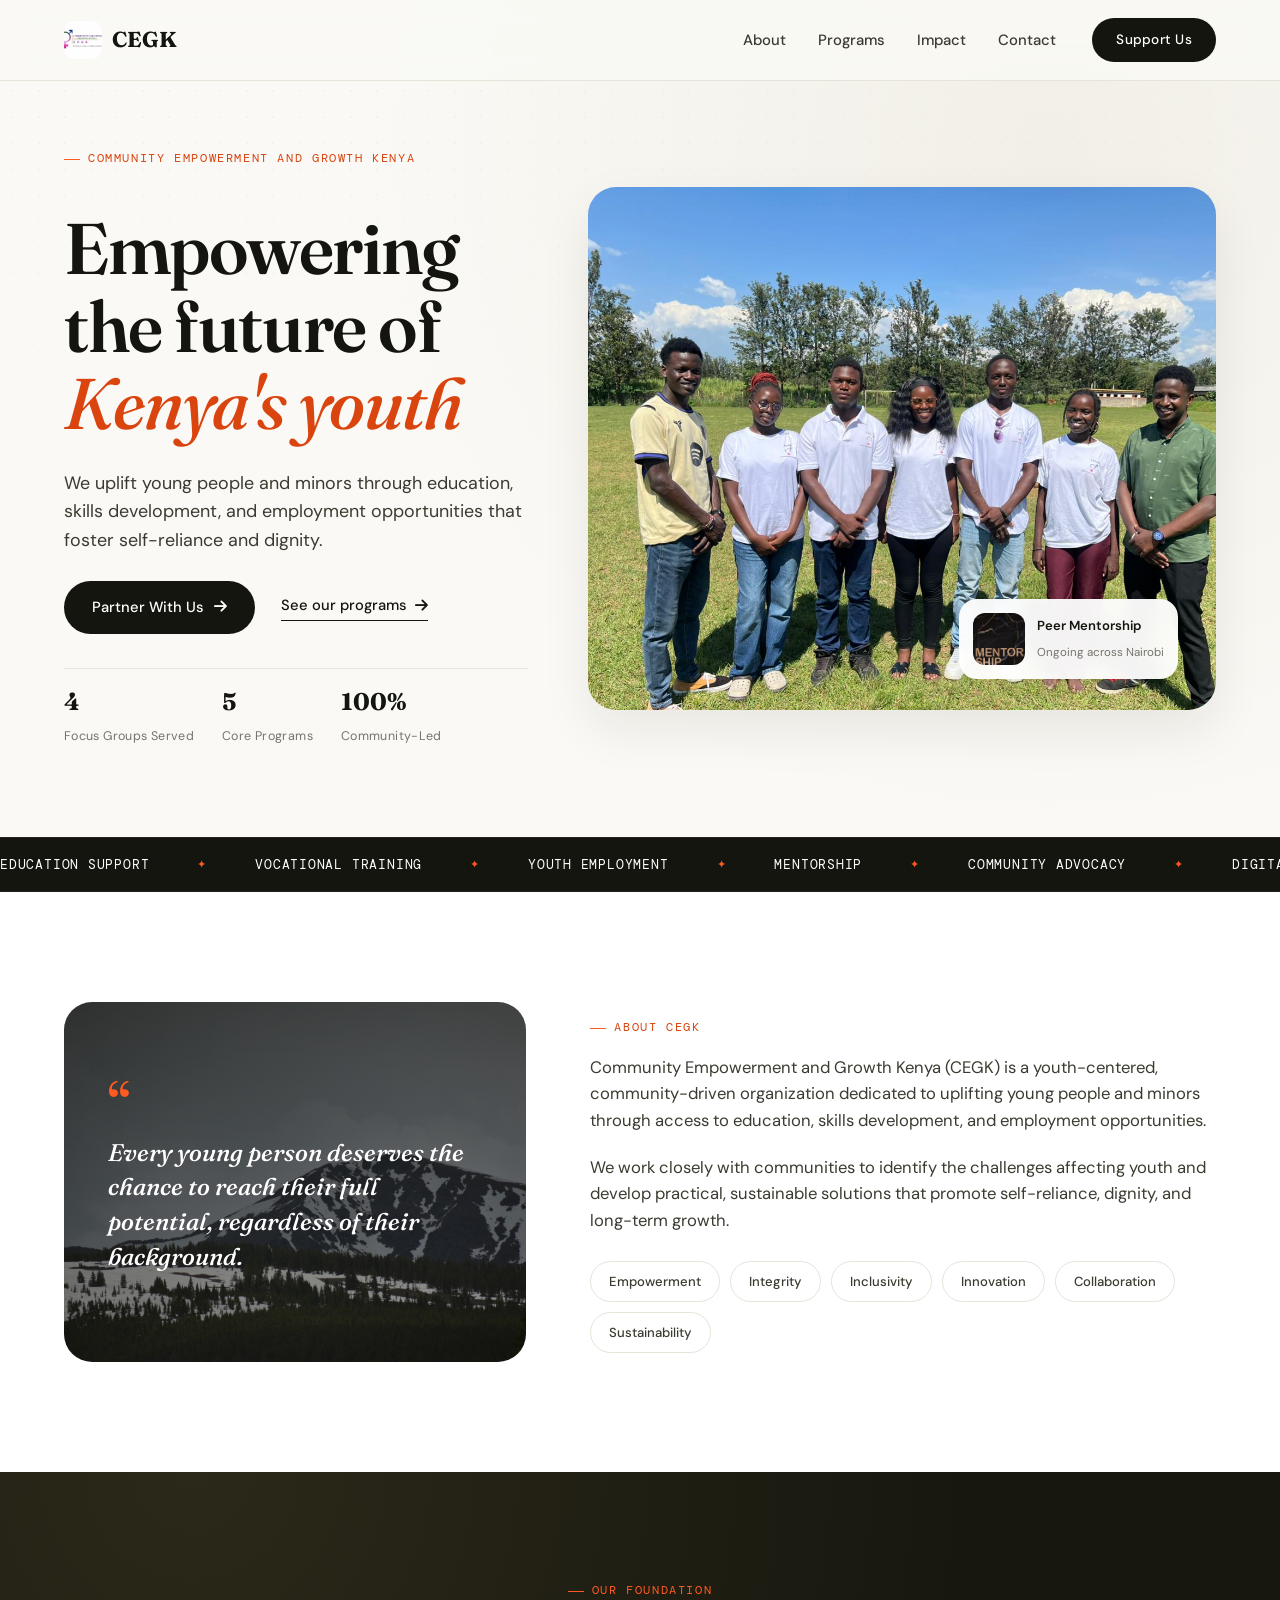
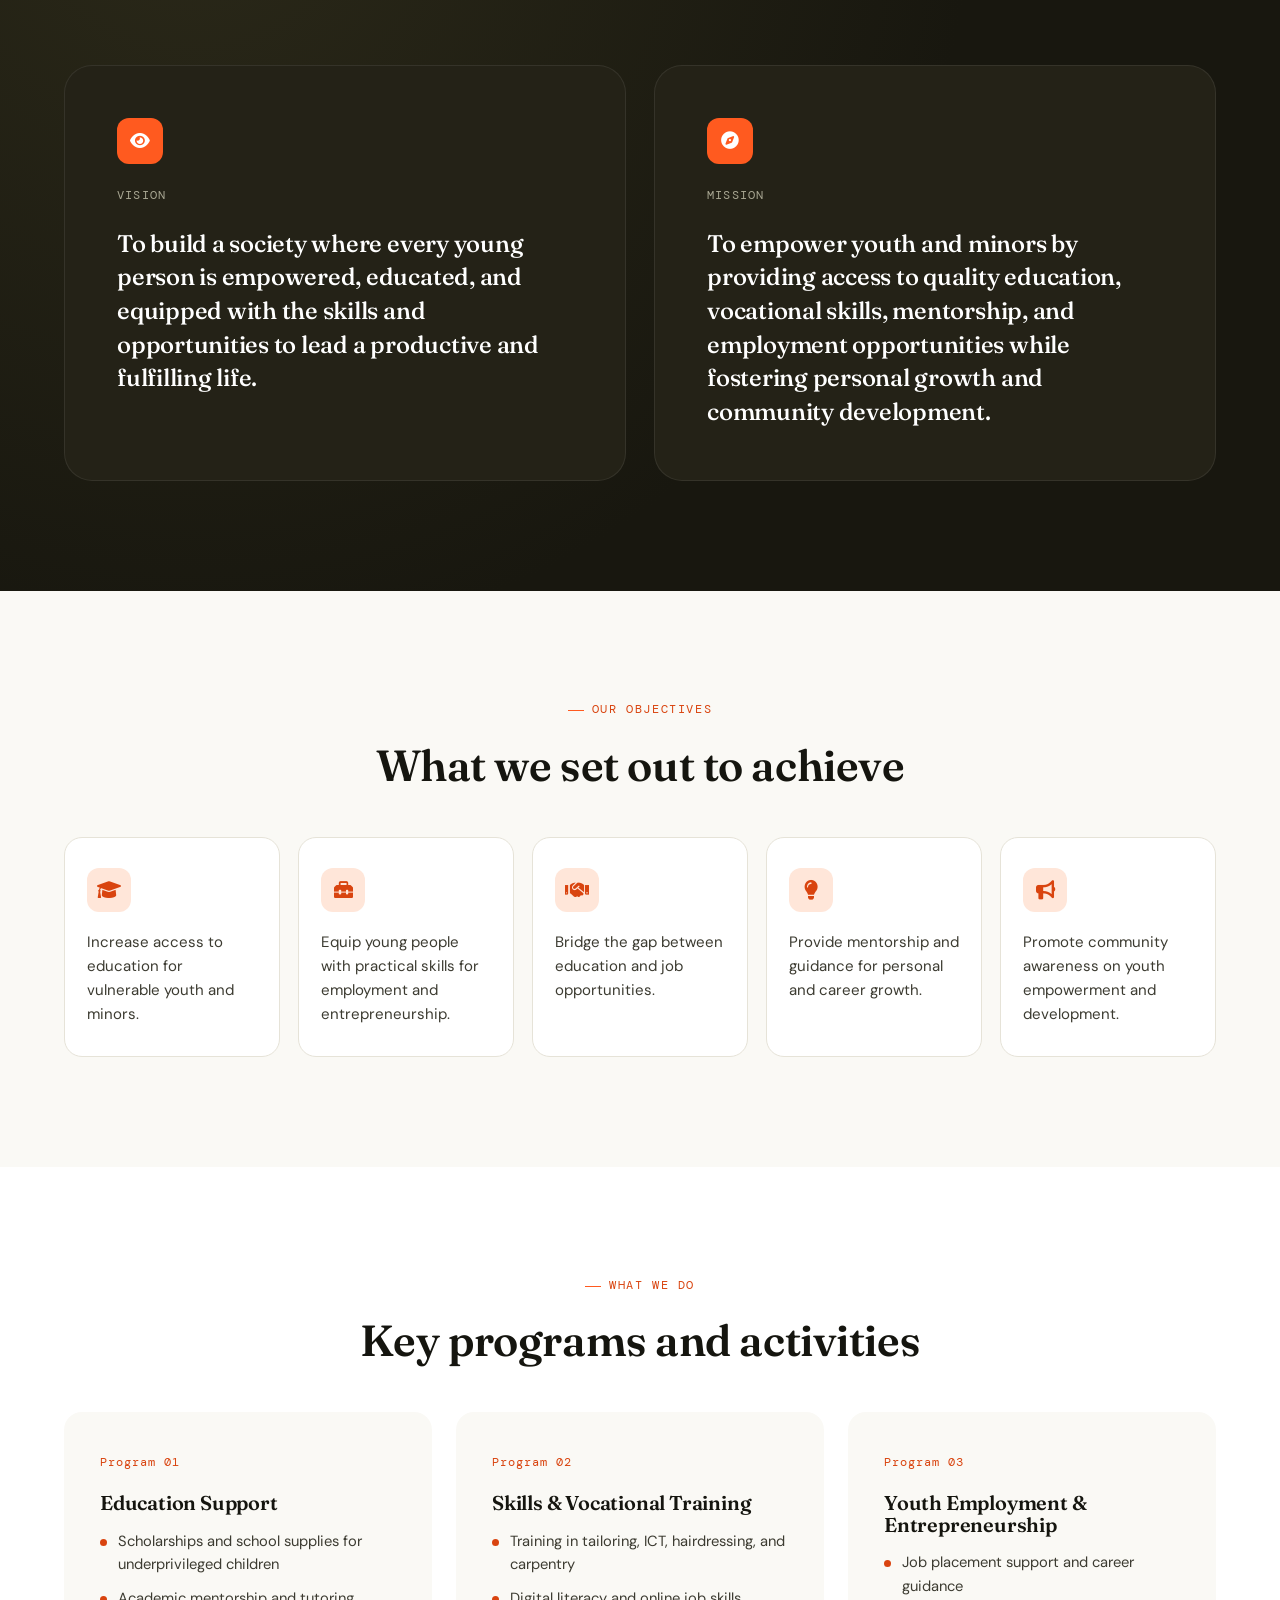
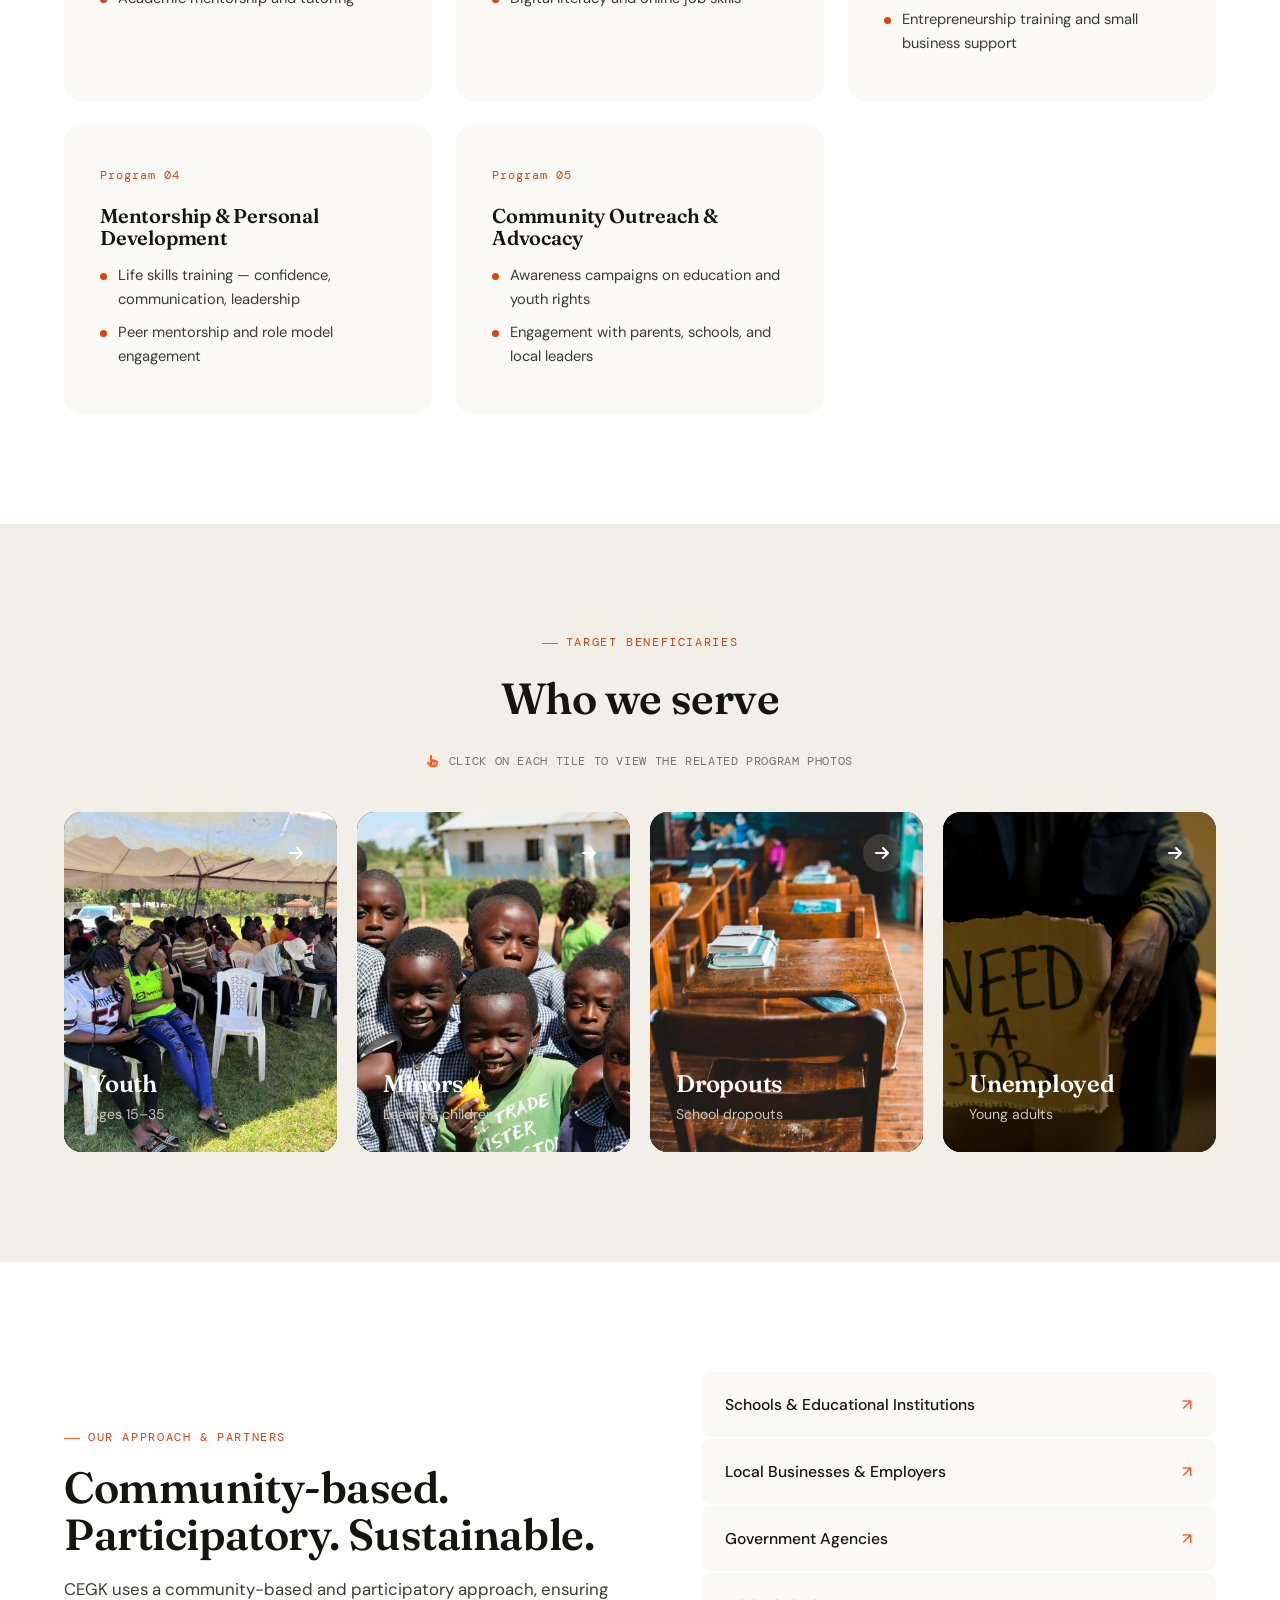
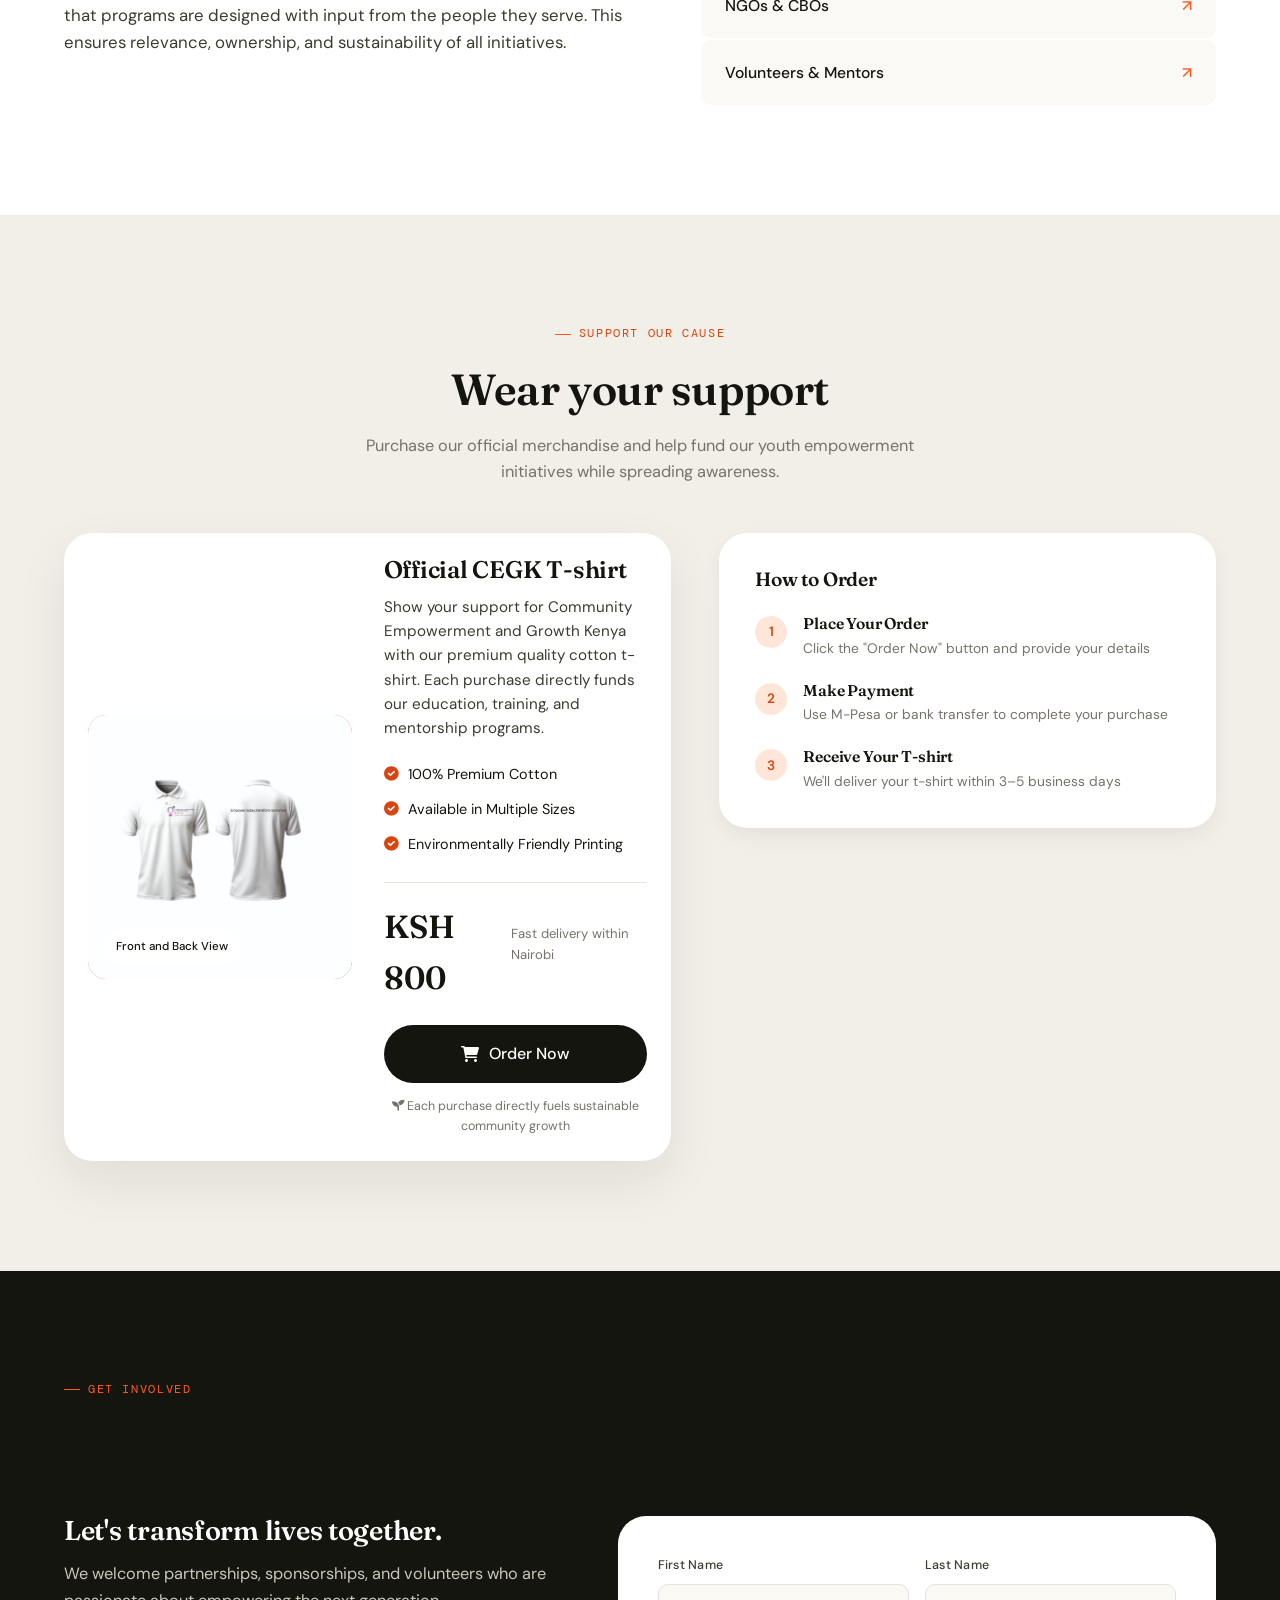
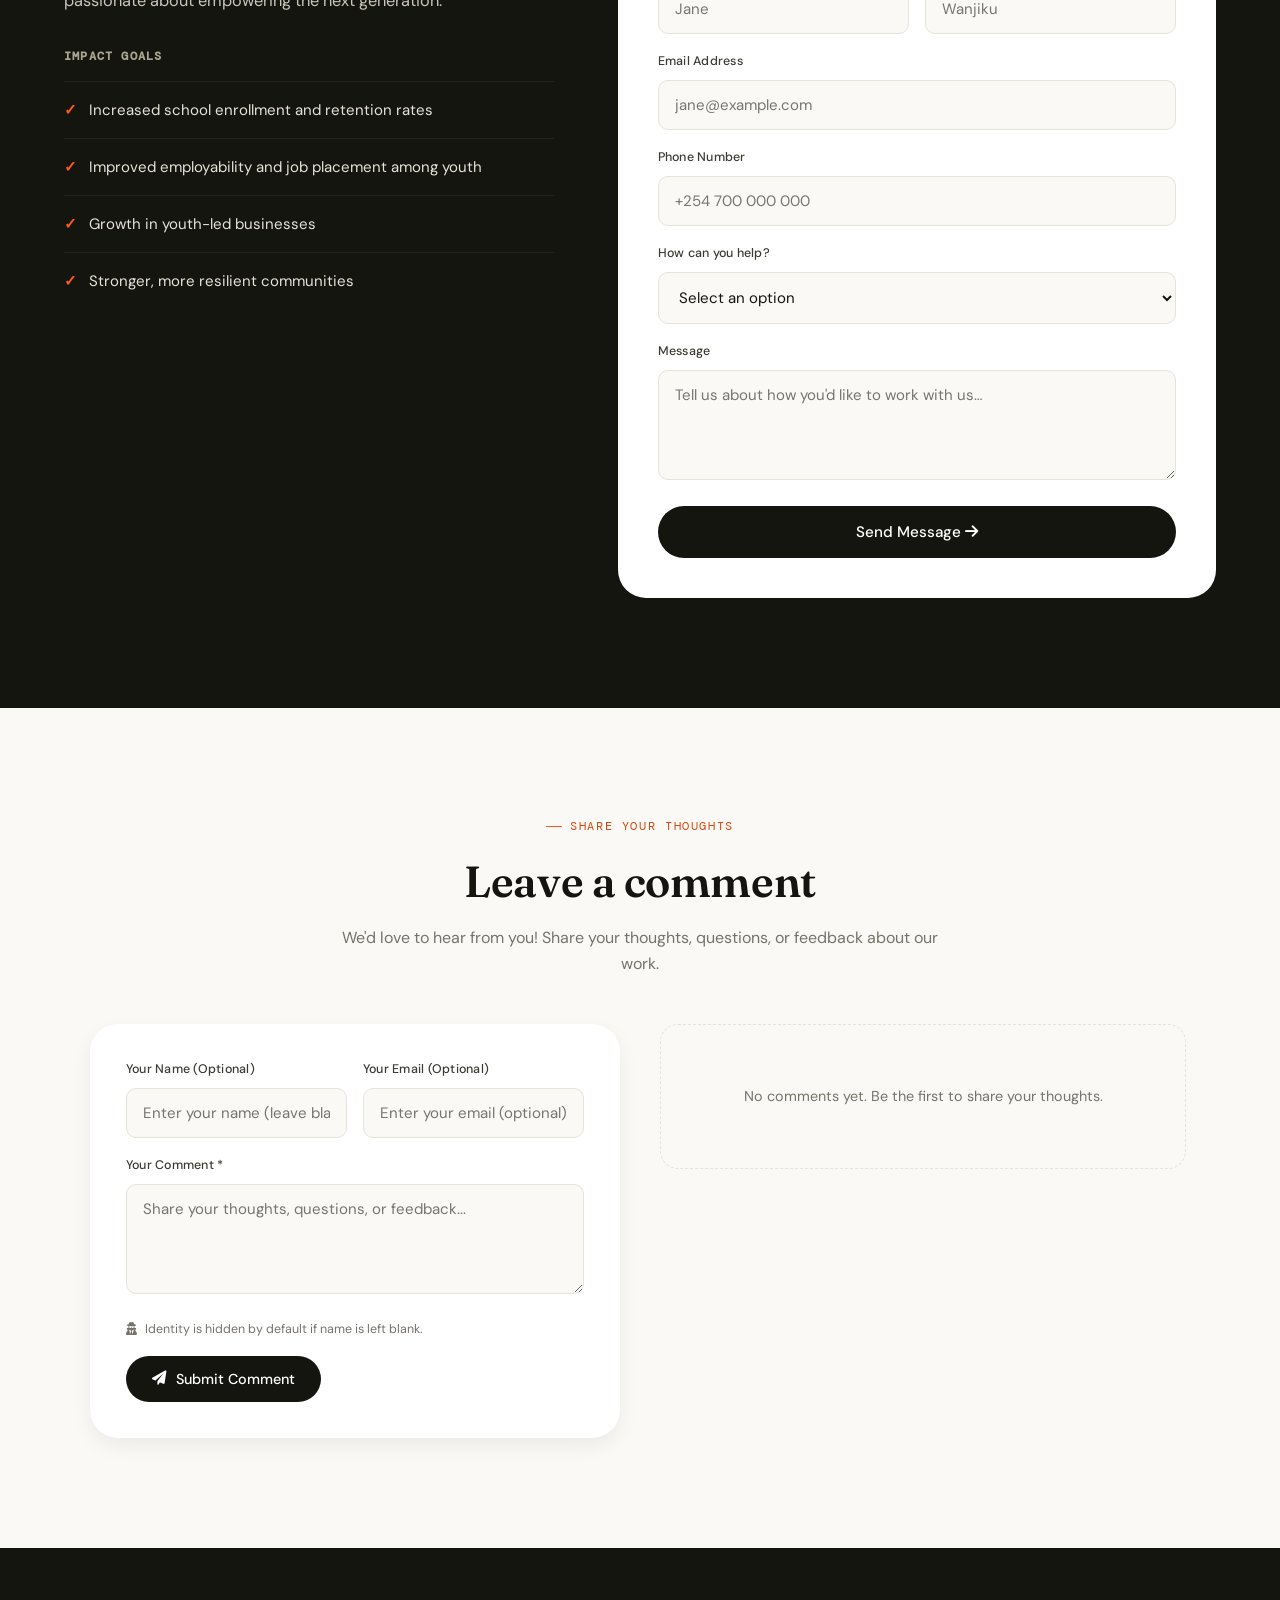
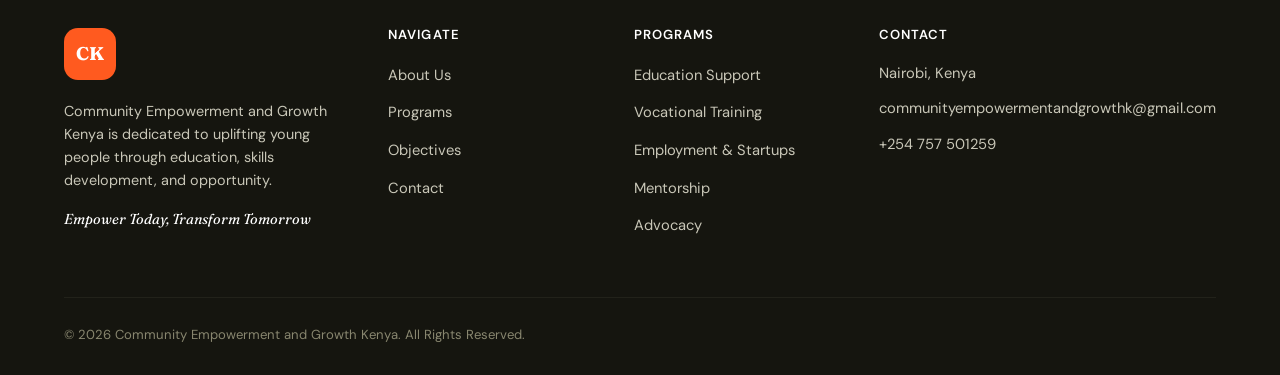
<file: index.html>
<!DOCTYPE html>
<html lang="en">
<head>
<meta charset="UTF-8">
<meta name="viewport" content="width=device-width, initial-scale=1.0">
<title>CEGK: Empower Today, Transform Tomorrow</title>
<meta name="description" content="Community Empowerment and Growth Kenya uplifts youth and minors through education, vocational training, mentorship and employment support.">
<link rel="icon" type="image/jpeg" href="logo.jpeg">
<link rel="preconnect" href="https://fonts.googleapis.com">
<link href="https://fonts.googleapis.com/css2?family=Fraunces:ital,opsz,wght@0,9..144,400;0,9..144,500;0,9..144,600;0,9..144,700;0,9..144,900;1,9..144,500&family=DM+Sans:wght@400;500;700&family=DM+Mono:wght@400;500&display=swap" rel="stylesheet">
<link rel="stylesheet" href="style.css">
<link rel="stylesheet" href="https://cdnjs.cloudflare.com/ajax/libs/font-awesome/6.0.0/css/all.min.css">
</head>
<body>

<nav>
  <div class="nav-container">
    <a class="nav-brand" href="#">
      <img src="logo.jpeg" alt="CEGK Logo" class="logo-img">
      <span>CEGK</span>
    </a>
    <div class="hamburger" id="hamburger">
      <span></span><span></span><span></span>
    </div>
    <div class="nav-menu" id="navMenu">
      <ul class="nav-links">
        <li><a href="#about">About</a></li>
        <li><a href="#programs">Programs</a></li>
        <li><a href="#beneficiaries">Impact</a></li>
        <li><a href="#contact">Contact</a></li>
      </ul>
      <a class="nav-cta" href="#contact">Support Us</a>
    </div>
  </div>
</nav>

<section class="hero">
  <div class="hero-noise"></div>
  <div class="hero-container">
    <div class="hero-copy">
      <div class="eyebrow">Community Empowerment and Growth Kenya</div>
      <h1 class="hero-title">Empowering the future of <em>Kenya's youth</em></h1>
      <p class="hero-sub">We uplift young people and minors through education, skills development, and employment opportunities that foster self-reliance and dignity.</p>
      <div class="hero-actions">
        <a href="#contact" class="btn btn-primary">Partner With Us <i class="fas fa-arrow-right"></i></a>
        <a href="#programs" class="btn-link">See our programs <i class="fas fa-arrow-right"></i></a>
      </div>
      <div class="hero-stats">
        <div class="hero-stat"><b>4</b><span>Focus Groups Served</span></div>
        <div class="hero-stat"><b>5</b><span>Core Programs</span></div>
        <div class="hero-stat"><b>100%</b><span>Community-Led</span></div>
      </div>
    </div>
    <div class="hero-visual">
      <img src="team.jpeg" alt="CEGK team and youth beneficiaries">
      
      <div class="badge-bottom">
        <img src="mentor-thumb.jpg" alt="Mentorship session" class="thumb">
        <div>
          <h5>Peer Mentorship</h5>
          <span>Ongoing across Nairobi</span>
        </div>
      </div>
    </div>
  </div>
</section>

<div class="ticker">
  <div class="ticker-items">
    <span>Education Support</span>
    <span>Vocational Training</span>
    <span>Youth Employment</span>
    <span>Mentorship</span>
    <span>Community Advocacy</span>
    <span>Digital Literacy</span>
    <span>Entrepreneurship</span>
    <span>Life Skills</span>
    <span>Education Support</span>
    <span>Vocational Training</span>
    <span>Youth Employment</span>
    <span>Mentorship</span>
    <span>Community Advocacy</span>
    <span>Digital Literacy</span>
    <span>Entrepreneurship</span>
    <span>Life Skills</span>
  </div>
</div>

<section id="about">
  <div class="about-grid">
    <div class="about-visual">
      <blockquote class="about-quote">Every young person deserves the chance to reach their full potential, regardless of their background.</blockquote>
    </div>
    <div class="about-text-panel">
      <div class="eyebrow">About CEGK</div>
      <p>Community Empowerment and Growth Kenya (CEGK) is a youth-centered, community-driven organization dedicated to uplifting young people and minors through access to education, skills development, and employment opportunities.</p>
      <p>We work closely with communities to identify the challenges affecting youth and develop practical, sustainable solutions that promote self-reliance, dignity, and long-term growth.</p>
      <div class="values-row">
        <span class="value-pill">Empowerment</span>
        <span class="value-pill">Integrity</span>
        <span class="value-pill">Inclusivity</span>
        <span class="value-pill">Innovation</span>
        <span class="value-pill">Collaboration</span>
        <span class="value-pill">Sustainability</span>
      </div>
    </div>
  </div>
</section>

<section class="vm-section">
  <div class="section-header centered">
    <div class="eyebrow">Our Foundation</div>
  </div>
  <div class="vm-grid">
    <div class="vm-card">
      <div class="vm-icon"><i class="fas fa-eye"></i></div>
      <span class="vm-tag">Vision</span>
      <h3>To build a society where every young person is empowered, educated, and equipped with the skills and opportunities to lead a productive and fulfilling life.</h3>
    </div>
    <div class="vm-card">
      <div class="vm-icon"><i class="fas fa-compass"></i></div>
      <span class="vm-tag">Mission</span>
      <h3>To empower youth and minors by providing access to quality education, vocational skills, mentorship, and employment opportunities while fostering personal growth and community development.</h3>
    </div>
  </div>
</section>

<section class="objectives-section" id="impact">
  <div class="section-header centered">
    <div class="eyebrow">Our Objectives</div>
    <h2 class="section-title">What we set out to achieve</h2>
  </div>
  <div class="obj-grid">
    <div class="obj-card animate-on-scroll">
      <div class="obj-icon"><i class="fas fa-graduation-cap"></i></div>
      <p>Increase access to education for vulnerable youth and minors.</p>
    </div>
    <div class="obj-card animate-on-scroll">
      <div class="obj-icon"><i class="fas fa-toolbox"></i></div>
      <p>Equip young people with practical skills for employment and entrepreneurship.</p>
    </div>
    <div class="obj-card animate-on-scroll">
      <div class="obj-icon"><i class="fas fa-handshake"></i></div>
      <p>Bridge the gap between education and job opportunities.</p>
    </div>
    <div class="obj-card animate-on-scroll">
      <div class="obj-icon"><i class="fas fa-lightbulb"></i></div>
      <p>Provide mentorship and guidance for personal and career growth.</p>
    </div>
    <div class="obj-card animate-on-scroll">
      <div class="obj-icon"><i class="fas fa-bullhorn"></i></div>
      <p>Promote community awareness on youth empowerment and development.</p>
    </div>
  </div>
</section>

<section class="programs-section" id="programs">
  <div class="section-header centered">
    <div class="eyebrow">What We Do</div>
    <h2 class="section-title">Key programs and activities</h2>
  </div>
  <div class="programs-grid">
    <div class="prog-card">
      <span class="prog-card-num">Program 01</span>
      <h3>Education Support</h3>
      <ul>
        <li>Scholarships and school supplies for underprivileged children</li>
        <li>Academic mentorship and tutoring</li>
      </ul>
    </div>
    <div class="prog-card">
      <span class="prog-card-num">Program 02</span>
      <h3>Skills &amp; Vocational Training</h3>
      <ul>
        <li>Training in tailoring, ICT, hairdressing, and carpentry</li>
        <li>Digital literacy and online job skills</li>
      </ul>
    </div>
    <div class="prog-card">
      <span class="prog-card-num">Program 03</span>
      <h3>Youth Employment &amp; Entrepreneurship</h3>
      <ul>
        <li>Job placement support and career guidance</li>
        <li>Entrepreneurship training and small business support</li>
      </ul>
    </div>
    <div class="prog-card">
      <span class="prog-card-num">Program 04</span>
      <h3>Mentorship &amp; Personal Development</h3>
      <ul>
        <li>Life skills training — confidence, communication, leadership</li>
        <li>Peer mentorship and role model engagement</li>
      </ul>
    </div>
    <div class="prog-card">
      <span class="prog-card-num">Program 05</span>
      <h3>Community Outreach &amp; Advocacy</h3>
      <ul>
        <li>Awareness campaigns on education and youth rights</li>
        <li>Engagement with parents, schools, and local leaders</li>
      </ul>
    </div>
  </div>
</section>

<section class="beneficiaries-section" id="beneficiaries">
  <div class="section-header centered">
    <div class="eyebrow">Target Beneficiaries</div>
    <h2 class="section-title">Who we serve</h2>
  </div>
  <p class="bene-hint"><i class="fas fa-hand-pointer"></i> Click on each tile to view the related program photos</p>
  <div class="bene-grid">
    <a href="youth.html" class="bene-card animate-on-scroll">
      <img src="youth.jpeg" alt="Youth beneficiaries, ages 15 to 35">
      <div class="bene-arrow"><i class="fas fa-arrow-right"></i></div>
      <div class="bene-card-content">
        <h3>Youth</h3>
        <p>Ages 15–35</p>
      </div>
    </a>
    <a href="minors.html" class="bene-card animate-on-scroll">
      <img src="children.jpg" alt="Minors and learning children">
      <div class="bene-arrow"><i class="fas fa-arrow-right"></i></div>
      <div class="bene-card-content">
        <h3>Minors</h3>
        <p>Learning children</p>
      </div>
    </a>
    <a href="dropouts.html" class="bene-card animate-on-scroll">
      <img src="dropout.jpg" alt="School dropouts in vocational training">
      <div class="bene-arrow"><i class="fas fa-arrow-right"></i></div>
      <div class="bene-card-content">
        <h3>Dropouts</h3>
        <p>School dropouts</p>
      </div>
    </a>
    <a href="unemployed.html" class="bene-card animate-on-scroll">
      <img src="unemployment.jpg" alt="Unemployed young adults in skills programs">
      <div class="bene-arrow"><i class="fas fa-arrow-right"></i></div>
      <div class="bene-card-content">
        <h3>Unemployed</h3>
        <p>Young adults</p>
      </div>
    </a>
  </div>
</section>

<section class="approach-section">
  <div class="approach-inner">
    <div class="approach-text">
      <div class="eyebrow">Our Approach &amp; Partners</div>
      <h2 class="section-title">Community-based. Participatory. Sustainable.</h2>
      <p>CEGK uses a community-based and participatory approach, ensuring that programs are designed with input from the people they serve. This ensures relevance, ownership, and sustainability of all initiatives.</p>
    </div>
    <div class="collab-list">
      <div class="collab-item">Schools &amp; Educational Institutions</div>
      <div class="collab-item">Local Businesses &amp; Employers</div>
      <div class="collab-item">Government Agencies</div>
      <div class="collab-item">NGOs &amp; CBOs</div>
      <div class="collab-item">Volunteers &amp; Mentors</div>
    </div>
  </div>
</section>

<section id="merchandise" class="merchandise-section">
  <div class="section-header centered">
    <div class="eyebrow">Support Our Cause</div>
    <h2 class="section-title">Wear your support</h2>
    <p class="section-sub">Purchase our official merchandise and help fund our youth empowerment initiatives while spreading awareness.</p>
  </div>
  <div class="merchandise-content">
    <div class="product-card">
      <div class="product-image-container">
        <img src="shirts.jpeg" alt="CEGK T-shirt Front and Back" class="product-image">
        <span class="image-label">Front and Back View</span>
      </div>
      <div class="product-details">
        <h3 class="product-title">Official CEGK T-shirt</h3>
        <p class="product-description">Show your support for Community Empowerment and Growth Kenya with our premium quality cotton t-shirt. Each purchase directly funds our education, training, and mentorship programs.</p>
        <div class="product-features">
          <div class="feature-item"><i class="fas fa-check-circle"></i><span>100% Premium Cotton</span></div>
          <div class="feature-item"><i class="fas fa-check-circle"></i><span>Available in Multiple Sizes</span></div>
          <div class="feature-item"><i class="fas fa-check-circle"></i><span>Environmentally Friendly Printing</span></div>
        </div>
        <div class="pricing-section">
          <div class="price">KSH 800</div>
          <p class="shipping-info">Fast delivery within Nairobi</p>
        </div>
        <a class="order-btn" href="purchase.html"><i class="fas fa-shopping-cart"></i> Order Now</a>
        <p class="support-text"><i class="fas fa-seedling"></i> Each purchase directly fuels sustainable community growth</p>
      </div>
    </div>
    <div class="ordering-info">
      <h3 class="ordering-title">How to Order</h3>
      <div class="ordering-steps">
        <div class="step">
          <div class="step-number">1</div>
          <div class="step-content"><h4>Place Your Order</h4><p>Click the "Order Now" button and provide your details</p></div>
        </div>
        <div class="step">
          <div class="step-number">2</div>
          <div class="step-content"><h4>Make Payment</h4><p>Use M-Pesa or bank transfer to complete your purchase</p></div>
        </div>
        <div class="step">
          <div class="step-number">3</div>
          <div class="step-content"><h4>Receive Your T-shirt</h4><p>We'll deliver your t-shirt within 3–5 business days</p></div>
        </div>
      </div>
    </div>
  </div>
</section>

<section class="contact-section" id="contact">
  <div class="section-header">
    <div class="eyebrow">Get Involved</div>
    <h2 class="section-title">Partner with CEGK</h2>
  </div>
  <div class="contact-grid">
    <div class="contact-info-side">
      <h3>Let's transform lives together.</h3>
      <p>We welcome partnerships, sponsorships, and volunteers who are passionate about empowering the next generation.</p>
      <div class="impact-goals">
        <h4>Impact Goals</h4>
        <div class="impact-item"><span>Increased school enrollment and retention rates</span></div>
        <div class="impact-item"><span>Improved employability and job placement among youth</span></div>
        <div class="impact-item"><span>Growth in youth-led businesses</span></div>
        <div class="impact-item"><span>Stronger, more resilient communities</span></div>
      </div>
    </div>
    <div class="form-side">
      <form id="contactForm" method="POST">
        <input type="hidden" name="access_key" value="700556ac-7c65-4a6d-b724-38cb4fbbc600">
        <input type="hidden" name="from_name" value="CEGK Website">
        <input type="hidden" name="subject" value="New Partnership Inquiry">
        <div class="form-row">
          <div class="field-group">
            <label>First Name</label>
            <input type="text" name="name" placeholder="Jane" required>
          </div>
          <div class="field-group">
            <label>Last Name</label>
            <input type="text" name="lastname" placeholder="Wanjiku" required>
          </div>
        </div>
        <div class="field-group">
          <label>Email Address</label>
          <input type="email" name="email" placeholder="jane@example.com" required>
        </div>
        <div class="field-group">
          <label>Phone Number</label>
          <input type="tel" name="phone" placeholder="+254 700 000 000" required>
        </div>
        <div class="field-group">
          <label>How can you help?</label>
          <select name="type" required>
            <option value="" disabled selected>Select an option</option>
            <option>Partnership / Collaboration</option>
            <option>Sponsorship / Donation</option>
            <option>Volunteer / Mentorship</option>
            <option>Media / Press</option>
            <option>General Inquiry</option>
          </select>
        </div>
        <div class="field-group">
          <label>Message</label>
          <textarea name="message" placeholder="Tell us about how you'd like to work with us…" required></textarea>
        </div>
        <button type="submit" class="submit-btn" id="submit-btn">Send Message <i class="fas fa-arrow-right"></i></button>
        <p class="form-status" id="contactStatus"></p>
      </form>
    </div>
  </div>
</section>

<section class="comment-section">
  <div class="section-header centered">
    <div class="eyebrow">Share Your Thoughts</div>
    <h2 class="section-title">Leave a comment</h2>
    <p class="comment-subtitle">We'd love to hear from you! Share your thoughts, questions, or feedback about our work.</p>
  </div>
  <div class="comment-main-layout">
    <div class="comment-form-container">
      <form id="commentForm">
        <div class="comment-form-row">
          <div class="field-group">
            <label>Your Name (Optional)</label>
            <input type="text" name="name" placeholder="Enter your name (leave blank for anonymous)">
          </div>
          <div class="field-group">
            <label>Your Email (Optional)</label>
            <input type="email" name="email" placeholder="Enter your email (optional)">
          </div>
        </div>
        <div class="field-group">
          <label>Your Comment *</label>
          <textarea name="comment" placeholder="Share your thoughts, questions, or feedback..." required></textarea>
        </div>
        <div class="comment-footer">
          <p class="privacy-note"><i class="fas fa-user-secret"></i> Identity is hidden by default if name is left blank.</p>
          <button type="submit" class="comment-btn" id="comment-submit-btn"><i class="fas fa-paper-plane"></i> Submit Comment</button>
        </div>
      </form>
    </div>
    <div id="recent-comments-container" class="recent-comments-list">
      <div class="comment-empty">No comments yet. Be the first to share your thoughts.</div>
    </div>
  </div>
</section>

<footer>
  <div class="footer-grid">
    <div class="footer-brand">
      <div class="monogram-lg">CK</div>
      <p>Community Empowerment and Growth Kenya is dedicated to uplifting young people through education, skills development, and opportunity.</p>
      <p class="footer-motto">Empower Today, Transform Tomorrow</p>
    </div>
    <div class="footer-col">
      <h4>Navigate</h4>
      <ul>
        <li><a href="#about">About Us</a></li>
        <li><a href="#programs">Programs</a></li>
        <li><a href="#impact">Objectives</a></li>
        <li><a href="#contact">Contact</a></li>
      </ul>
    </div>
    <div class="footer-col">
      <h4>Programs</h4>
      <ul>
        <li><a href="#programs">Education Support</a></li>
        <li><a href="#programs">Vocational Training</a></li>
        <li><a href="#programs">Employment &amp; Startups</a></li>
        <li><a href="#programs">Mentorship</a></li>
        <li><a href="#programs">Advocacy</a></li>
      </ul>
    </div>
    <div class="footer-col">
      <h4>Contact</h4>
      <p class="contact-detail">Nairobi, Kenya</p>
      <p class="contact-detail">communityempowermentandgrowthk@gmail.com</p>
      <p class="contact-detail">+254 757 501259</p>
    </div>
  </div>
  <div class="footer-bottom">
    <p>© 2026 Community Empowerment and Growth Kenya. All Rights Reserved.</p>
  </div>
</footer>

<script src="script.js"></script>
</body>
</html>
</file>
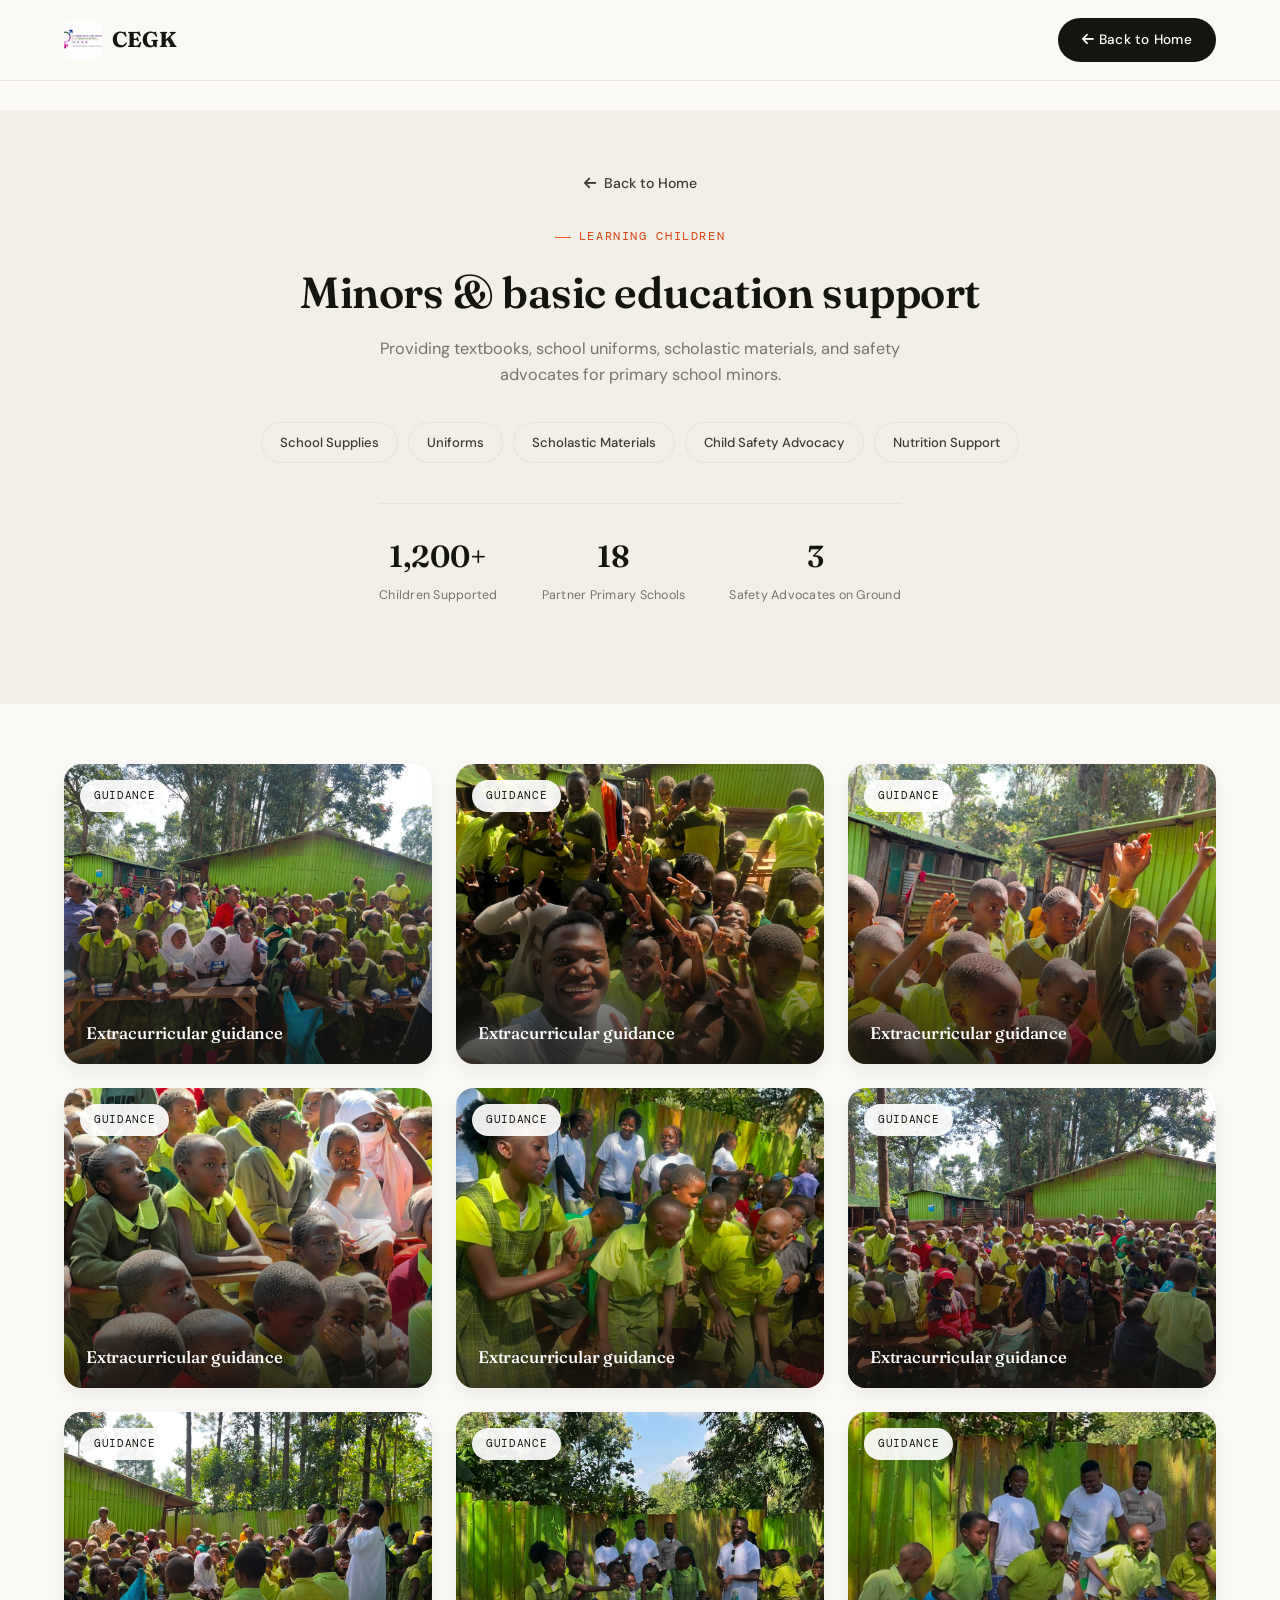
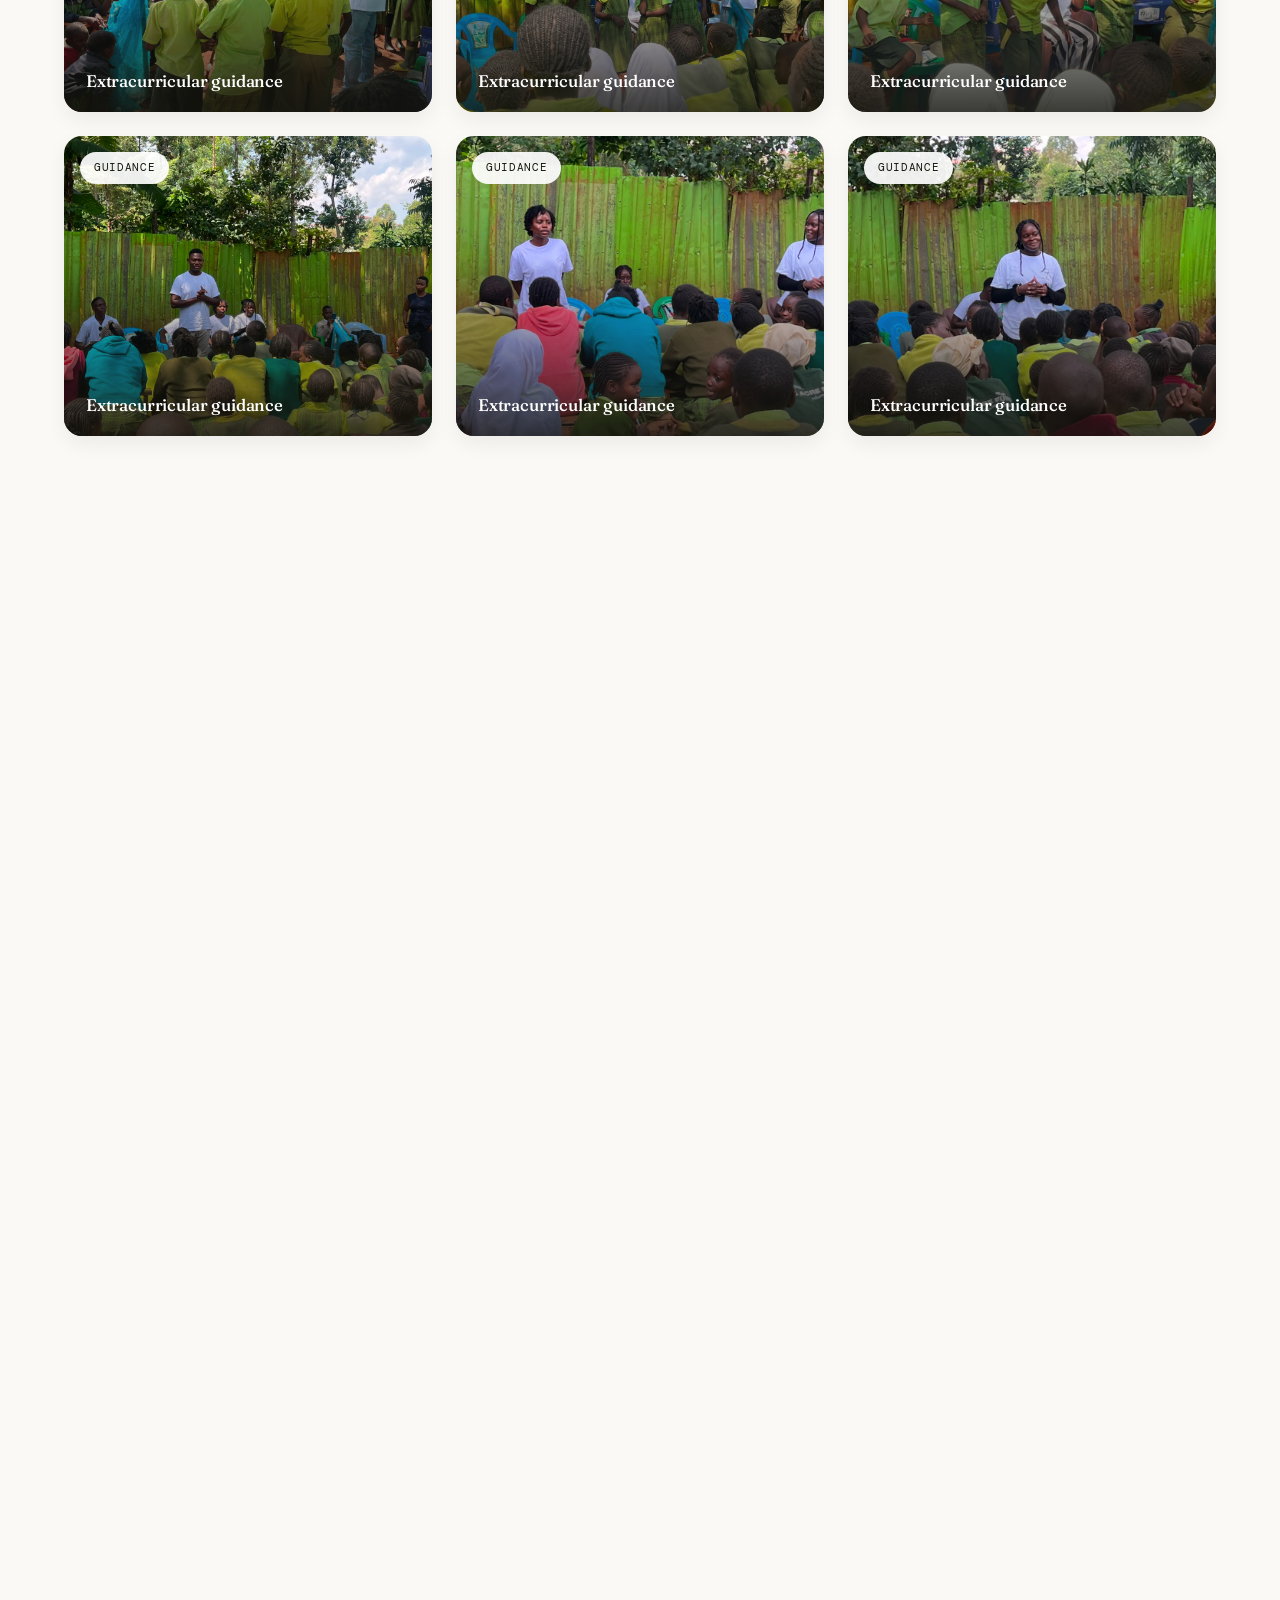
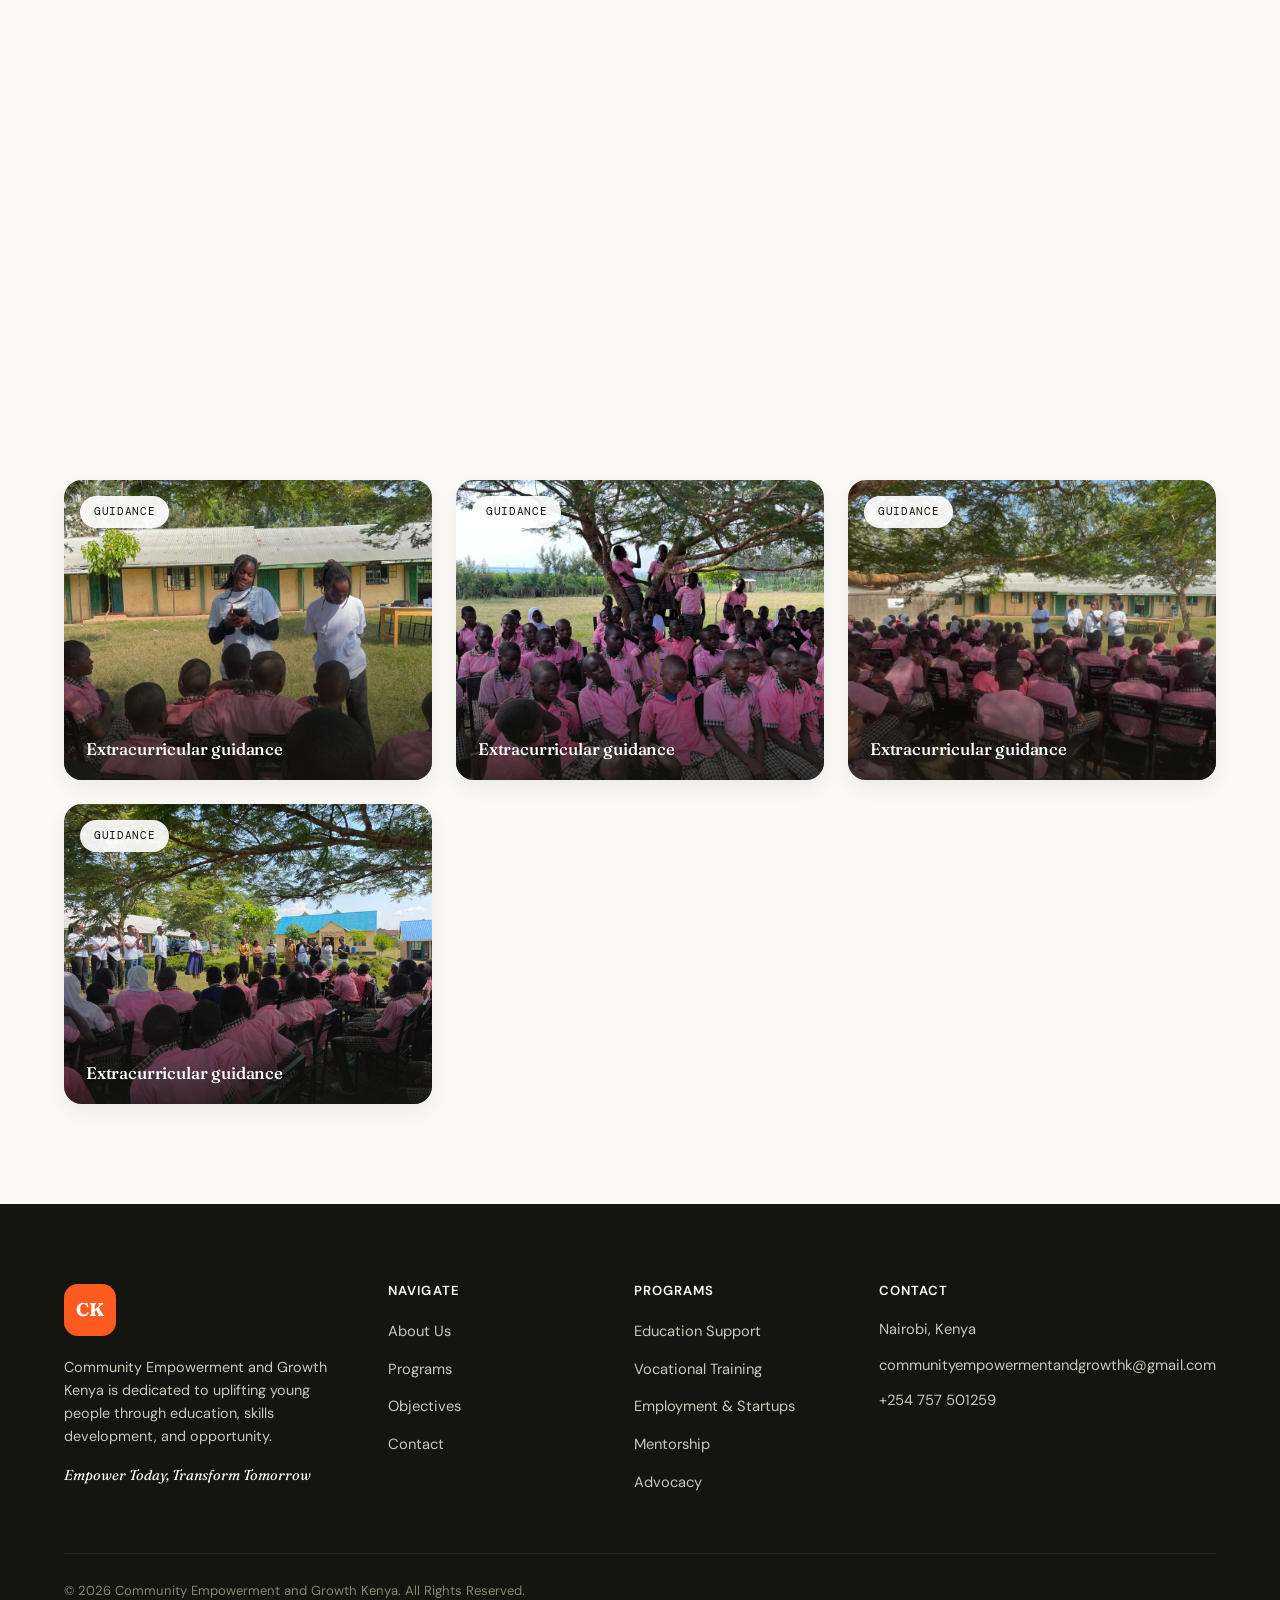
<file: minors.html>
<!DOCTYPE html>
<html lang="en">
<head>
<meta charset="UTF-8">
<meta name="viewport" content="width=device-width, initial-scale=1.0">
<title>Minors Gallery — CEGK</title>
<link rel="icon" type="image/jpeg" href="logo.jpeg">
<link rel="preconnect" href="https://fonts.googleapis.com">
<link href="https://fonts.googleapis.com/css2?family=Fraunces:ital,opsz,wght@0,9..144,500;0,9..144,600;0,9..144,700&family=DM+Sans:wght@400;500;700&family=DM+Mono:wght@400;500&display=swap" rel="stylesheet">
<link rel="stylesheet" href="style.css">
<link rel="stylesheet" href="https://cdnjs.cloudflare.com/ajax/libs/font-awesome/6.0.0/css/all.min.css">
</head>
<body class="gallery-page">

<nav>
  <div class="nav-container">
    <a class="nav-brand" href="index.html">
      <img src="logo.jpeg" alt="CEGK Logo" class="logo-img">
      <span>CEGK</span>
    </a>
    <div class="nav-menu">
      <a class="nav-cta" href="index.html#beneficiaries"><i class="fas fa-arrow-left"></i> Back to Home</a>
    </div>
  </div>
</nav>

<section class="gallery-hero">
  <a href="index.html#beneficiaries" class="back-link"><i class="fas fa-arrow-left"></i> Back to Home</a>
  <div class="section-header centered">
    <div class="eyebrow">Learning Children</div>
    <h2 class="section-title">Minors &amp; basic education support</h2>
    <p class="section-sub">Providing textbooks, school uniforms, scholastic materials, and safety advocates for primary school minors.</p>
    <div class="values-row centered">
      <span class="value-pill">School Supplies</span>
      <span class="value-pill">Uniforms</span>
      <span class="value-pill">Scholastic Materials</span>
      <span class="value-pill">Child Safety Advocacy</span>
      <span class="value-pill">Nutrition Support</span>
    </div>
    <div class="gallery-stats">
      <div class="gallery-stat"><b>1,200+</b><span>Children Supported</span></div>
      <div class="gallery-stat"><b>18</b><span>Partner Primary Schools</span></div>
      <div class="gallery-stat"><b>3</b><span>Safety Advocates on Ground</span></div>
    </div>
  </div>
</section>


<section class="gallery-section">
  <div class="gallery-grid">
    <div class="gallery-item">
      <span class="gallery-tag">Guidance</span>
      <img src="images/minor1.jpeg" alt="Extracurricular guidance">
      <div class="gallery-caption"><h4>Extracurricular guidance</h4></div>
    </div>
    <div class="gallery-item">
      <span class="gallery-tag">Guidance</span>
      <img src="images/minor2.jpeg" alt="Extracurricular guidance">
      <div class="gallery-caption"><h4>Extracurricular guidance</h4></div>
    </div>
    <div class="gallery-item">
      <span class="gallery-tag">Guidance</span>
      <img src="images/minor3.jpeg" alt="Extracurricular guidance">
      <div class="gallery-caption"><h4>Extracurricular guidance</h4></div>
    </div>
    <div class="gallery-item">
      <span class="gallery-tag">Guidance</span>
      <img src="images/minor4.jpeg" alt="Extracurricular guidance">
      <div class="gallery-caption"><h4>Extracurricular guidance</h4></div>
    </div>
    <div class="gallery-item">
      <span class="gallery-tag">Guidance</span>
      <img src="images/minor5.jpeg" alt="Extracurricular guidance">
      <div class="gallery-caption"><h4>Extracurricular guidance</h4></div>
    </div>
    <div class="gallery-item">
      <span class="gallery-tag">Guidance</span>
      <img src="images/minor6.jpeg" alt="Extracurricular guidance">
      <div class="gallery-caption"><h4>Extracurricular guidance</h4></div>
    </div>
    <div class="gallery-item">
      <span class="gallery-tag">Guidance</span>
      <img src="images/minor7.jpeg" alt="Extracurricular guidance">
      <div class="gallery-caption"><h4>Extracurricular guidance</h4></div>
    </div>
    <div class="gallery-item">
      <span class="gallery-tag">Guidance</span>
      <img src="images/minor8.jpeg" alt="Extracurricular guidance">
      <div class="gallery-caption"><h4>Extracurricular guidance</h4></div>
    </div>
    <div class="gallery-item">
      <span class="gallery-tag">Guidance</span>
      <img src="images/minor9.jpeg" alt="Extracurricular guidance">
      <div class="gallery-caption"><h4>Extracurricular guidance</h4></div>
    </div>
    <div class="gallery-item">
      <span class="gallery-tag">Guidance</span>
      <img src="images/minor10.jpeg" alt="Extracurricular guidance">
      <div class="gallery-caption"><h4>Extracurricular guidance</h4></div>
    </div>
    <div class="gallery-item">
      <span class="gallery-tag">Guidance</span>
      <img src="images/minor11.jpeg" alt="Extracurricular guidance">
      <div class="gallery-caption"><h4>Extracurricular guidance</h4></div>
    </div>
    <div class="gallery-item">
      <span class="gallery-tag">Guidance</span>
      <img src="images/minor12.jpeg" alt="Extracurricular guidance">
      <div class="gallery-caption"><h4>Extracurricular guidance</h4></div>
    </div>
    <div class="gallery-item">
      <span class="gallery-tag">Guidance</span>
      <img src="images/minor13.jpeg" alt="Extracurricular guidance">
      <div class="gallery-caption"><h4>Extracurricular guidance</h4></div>
    </div>
    <div class="gallery-item">
      <span class="gallery-tag">Guidance</span>
      <img src="images/minor14.jpeg" alt="Extracurricular guidance">
      <div class="gallery-caption"><h4>Extracurricular guidance</h4></div>
    </div>
    <div class="gallery-item">
      <span class="gallery-tag">Guidance</span>
      <img src="images/minor15.jpeg" alt="Extracurricular guidance">
      <div class="gallery-caption"><h4>Extracurricular guidance</h4></div>
    </div>
    <div class="gallery-item">
      <span class="gallery-tag">Guidance</span>
      <img src="images/minor16.jpeg" alt="Extracurricular guidance">
      <div class="gallery-caption"><h4>Extracurricular guidance</h4></div>
    </div>
    <div class="gallery-item">
      <span class="gallery-tag">Guidance</span>
      <img src="images/minor17.jpeg" alt="Extracurricular guidance">
      <div class="gallery-caption"><h4>Extracurricular guidance</h4></div>
    </div>
    <div class="gallery-item">
      <span class="gallery-tag">Guidance</span>
      <img src="images/minor18.jpeg" alt="Extracurricular guidance">
      <div class="gallery-caption"><h4>Extracurricular guidance</h4></div>
    </div>
    <div class="gallery-item">
      <span class="gallery-tag">Guidance</span>
      <img src="images/minor19.jpeg" alt="Extracurricular guidance">
      <div class="gallery-caption"><h4>Extracurricular guidance</h4></div>
    </div>
    <div class="gallery-item">
      <span class="gallery-tag">Guidance</span>
      <img src="images/minor20.jpeg" alt="Extracurricular guidance">
      <div class="gallery-caption"><h4>Extracurricular guidance</h4></div>
    </div>
    <div class="gallery-item">
      <span class="gallery-tag">Guidance</span>
      <img src="images/minor20.jpeg" alt="Extracurricular guidance">
      <div class="gallery-caption"><h4>Extracurricular guidance</h4></div>
    </div>
    <div class="gallery-item">
      <span class="gallery-tag">Guidance</span>
      <img src="images/minor21.jpeg" alt="Extracurricular guidance">
      <div class="gallery-caption"><h4>Extracurricular guidance</h4></div>
    </div>
    <div class="gallery-item">
      <span class="gallery-tag">Guidance</span>
      <img src="images/minor22.jpeg" alt="Extracurricular guidance">
      <div class="gallery-caption"><h4>Extracurricular guidance</h4></div>
    </div>
    <div class="gallery-item">
      <span class="gallery-tag">Guidance</span>
      <img src="images/minor23.jpeg" alt="Extracurricular guidance">
      <div class="gallery-caption"><h4>Extracurricular guidance</h4></div>
    </div>
    <div class="gallery-item">
      <span class="gallery-tag">Guidance</span>
      <img src="images/minor24.jpeg" alt="Extracurricular guidance">
      <div class="gallery-caption"><h4>Extracurricular guidance</h4></div>
    </div>
    <div class="gallery-item">
      <span class="gallery-tag">Guidance</span>
      <img src="images/minor25.jpeg" alt="Extracurricular guidance">
      <div class="gallery-caption"><h4>Extracurricular guidance</h4></div>
    </div>
    <div class="gallery-item">
      <span class="gallery-tag">Guidance</span>
      <img src="images/minor26.jpeg" alt="Extracurricular guidance">
      <div class="gallery-caption"><h4>Extracurricular guidance</h4></div>
    </div>
    <div class="gallery-item">
      <span class="gallery-tag">Guidance</span>
      <img src="images/minor27.jpeg" alt="Extracurricular guidance">
      <div class="gallery-caption"><h4>Extracurricular guidance</h4></div>
    </div>
    <div class="gallery-item">
      <span class="gallery-tag">Guidance</span>
      <img src="images/minor28.jpeg" alt="Extracurricular guidance">
      <div class="gallery-caption"><h4>Extracurricular guidance</h4></div>
    </div>
    <div class="gallery-item">
      <span class="gallery-tag">Guidance</span>
      <img src="images/minor29.jpeg" alt="Extracurricular guidance">
      <div class="gallery-caption"><h4>Extracurricular guidance</h4></div>
    </div>
    <div class="gallery-item">
      <span class="gallery-tag">Guidance</span>
      <img src="images/minor30.jpeg" alt="Extracurricular guidance">
      <div class="gallery-caption"><h4>Extracurricular guidance</h4></div>
    </div>
  </div>
</section>

<footer>
  <div class="footer-grid">
    <div class="footer-brand">
      <div class="monogram-lg">CK</div>
      <p>Community Empowerment and Growth Kenya is dedicated to uplifting young people through education, skills development, and opportunity.</p>
      <p class="footer-motto">Empower Today, Transform Tomorrow</p>
    </div>
    <div class="footer-col">
      <h4>Navigate</h4>
      <ul>
        <li><a href="#about">About Us</a></li>
        <li><a href="#programs">Programs</a></li>
        <li><a href="#impact">Objectives</a></li>
        <li><a href="#contact">Contact</a></li>
      </ul>
    </div>
    <div class="footer-col">
      <h4>Programs</h4>
      <ul>
        <li><a href="#programs">Education Support</a></li>
        <li><a href="#programs">Vocational Training</a></li>
        <li><a href="#programs">Employment &amp; Startups</a></li>
        <li><a href="#programs">Mentorship</a></li>
        <li><a href="#programs">Advocacy</a></li>
      </ul>
    </div>
    <div class="footer-col">
      <h4>Contact</h4>
      <p class="contact-detail">Nairobi, Kenya</p>
      <p class="contact-detail">communityempowermentandgrowthk@gmail.com</p>
      <p class="contact-detail">+254 757 501259</p>
    </div>
  </div>
  <div class="footer-bottom">
    <p>© 2026 Community Empowerment and Growth Kenya. All Rights Reserved.</p>
  </div>
</footer>

<script src="script.js"></script>
</body>
</html>
</file>
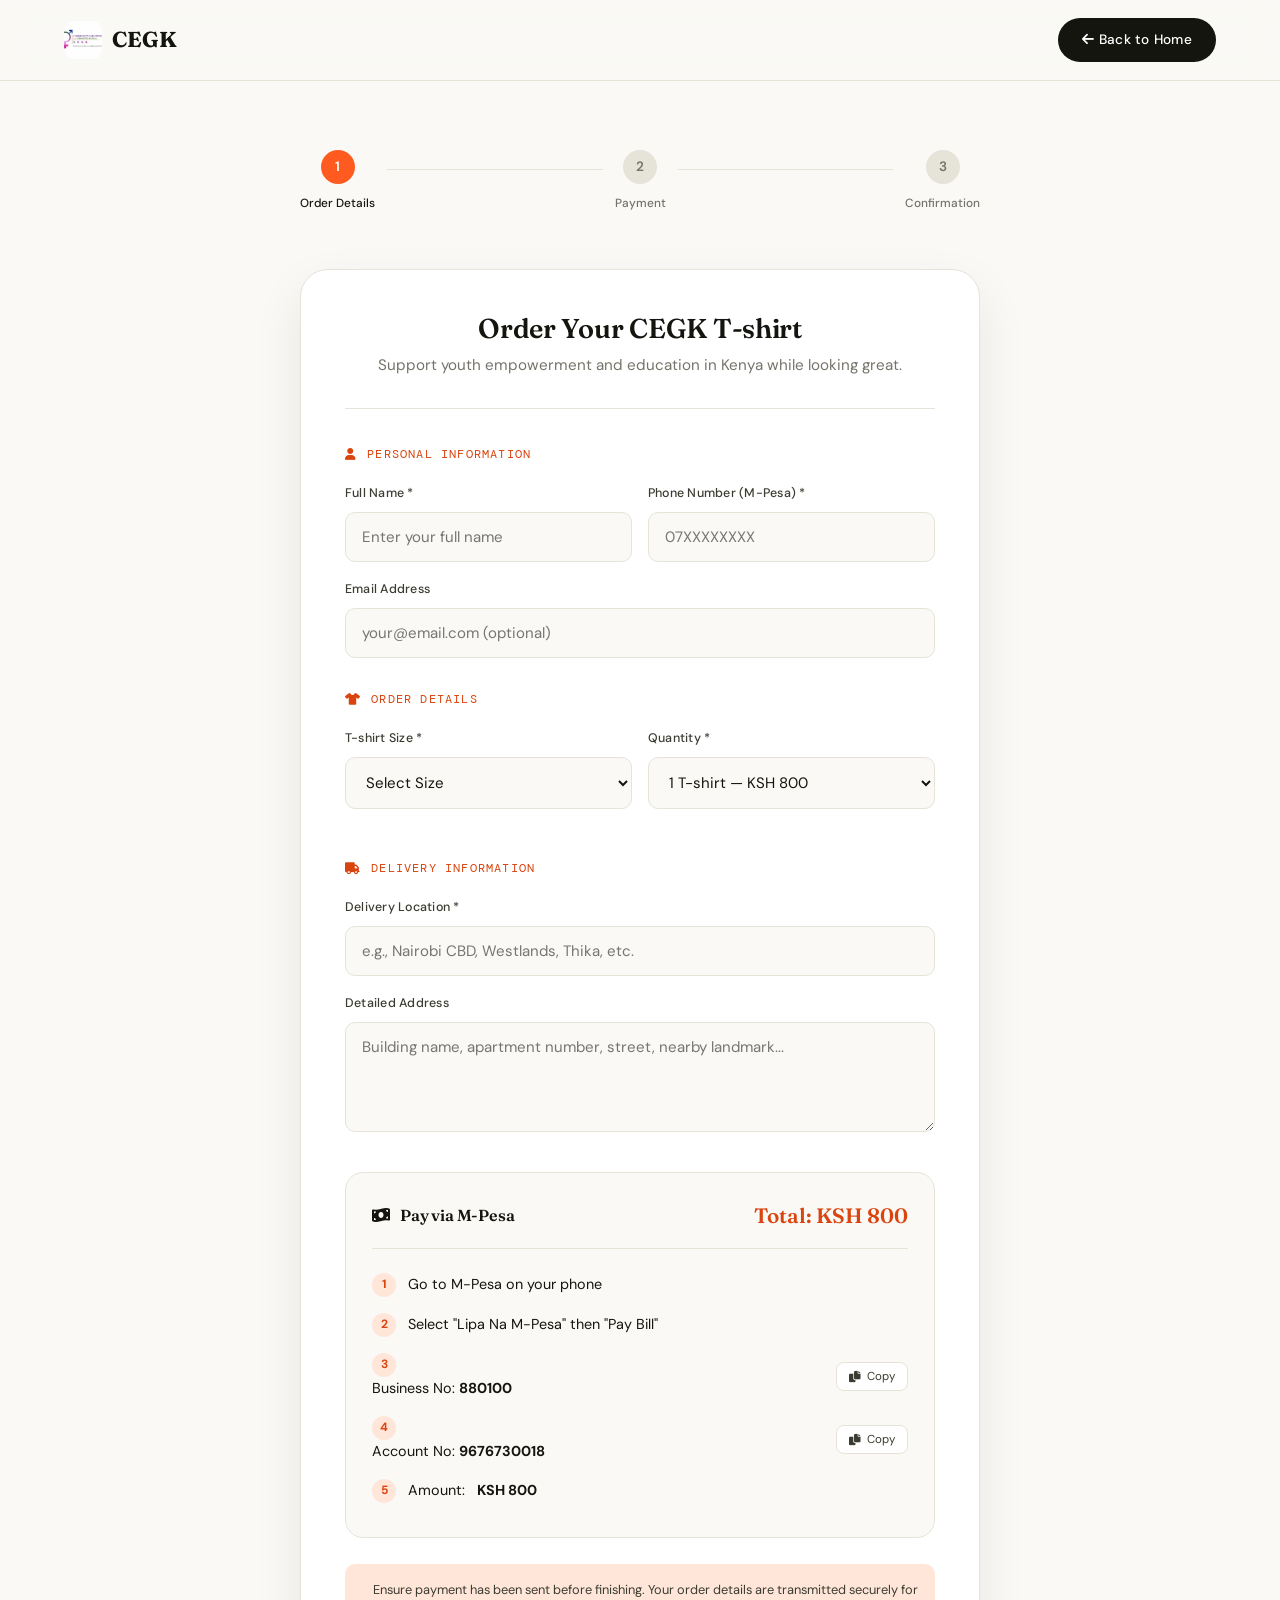
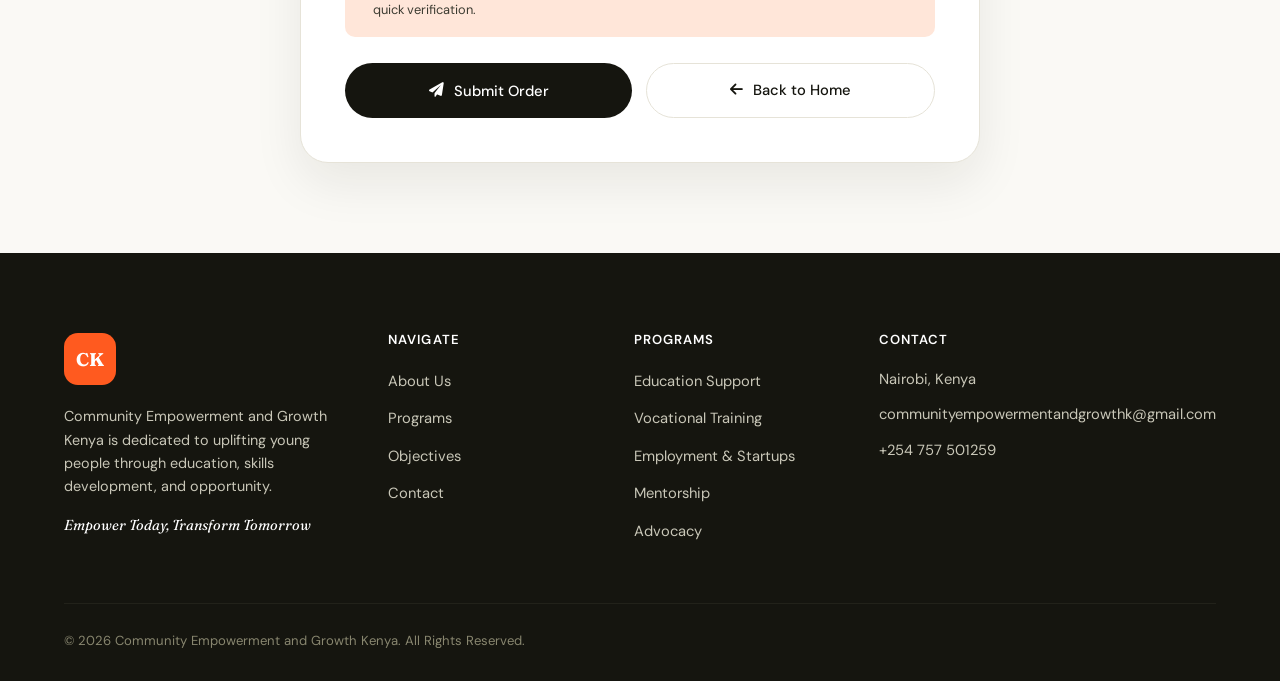
<file: purchase.html>
<!DOCTYPE html>
<html lang="en">
<head>
<meta charset="UTF-8">
<meta name="viewport" content="width=device-width, initial-scale=1.0">
<title>Order CEGK T-shirt — Community Empowerment and Growth Kenya</title>
<link rel="icon" type="image/jpeg" href="logo.jpeg">
<link rel="preconnect" href="https://fonts.googleapis.com">
<link href="https://fonts.googleapis.com/css2?family=Fraunces:ital,opsz,wght@0,9..144,500;0,9..144,600;0,9..144,700&family=DM+Sans:wght@400;500;700&family=DM+Mono:wght@400;500&display=swap" rel="stylesheet">
<link rel="stylesheet" href="style.css">
<link rel="stylesheet" href="https://cdnjs.cloudflare.com/ajax/libs/font-awesome/6.0.0/css/all.min.css">
</head>
<body>

<nav>
  <div class="nav-container">
    <a class="nav-brand" href="index.html">
      <img src="logo.jpeg" alt="CEGK Logo" class="logo-img">
      <span>CEGK</span>
    </a>
    <div class="nav-menu">
      <a class="nav-cta" href="index.html"><i class="fas fa-arrow-left"></i> Back to Home</a>
    </div>
  </div>
</nav>

<section class="order-page">
  <div class="order-wrap">

    <div class="progress-steps">
      <div class="progress-row">
        <div class="progress-step active">
          <div class="progress-dot">1</div>
          <div class="progress-label">Order Details</div>
        </div>
        <div class="progress-line"></div>
        <div class="progress-step">
          <div class="progress-dot">2</div>
          <div class="progress-label">Payment</div>
        </div>
        <div class="progress-line"></div>
        <div class="progress-step">
          <div class="progress-dot">3</div>
          <div class="progress-label">Confirmation</div>
        </div>
      </div>
    </div>

    <div class="order-card">
      <div class="order-head">
        <h1>Order Your CEGK T-shirt</h1>
        <p>Support youth empowerment and education in Kenya while looking great.</p>
      </div>

      <form id="orderForm">
        <input type="hidden" name="access_key" value="700556ac-7c65-4a6d-b724-38cb4fbbc600">
        <input type="hidden" name="from_name" value="CEGK Merchandise System">
        <input type="hidden" name="subject" value="New T-Shirt Order Received">

        <div class="form-block">
          <div class="form-block-title"><i class="fas fa-user"></i>Personal Information</div>
          <div class="form-grid-2">
            <div class="field-group">
              <label for="fullName">Full Name *</label>
              <input type="text" id="fullName" name="fullName" required placeholder="Enter your full name">
            </div>
            <div class="field-group">
              <label for="phone">Phone Number (M-Pesa) *</label>
              <input type="tel" id="phone" name="phone" required placeholder="07XXXXXXXX">
            </div>
          </div>
          <div class="field-group">
            <label for="email">Email Address</label>
            <input type="email" id="email" name="email" placeholder="your@email.com (optional)">
          </div>
        </div>

        <div class="form-block">
          <div class="form-block-title"><i class="fas fa-tshirt"></i>Order Details</div>
          <div class="form-grid-2">
            <div class="field-group">
              <label for="size">T-shirt Size *</label>
              <select id="size" name="size" required>
                <option value="">Select Size</option>
                <option value="M">Medium</option>
                <option value="L">Large</option>
                <option value="XL">Extra Large</option>
                <option value="XXL">2XL</option>
              </select>
            </div>
            <div class="field-group">
              <label for="quantity">Quantity *</label>
              <select id="quantity" name="quantity" required>
                <option value="1">1 T-shirt — KSH 800</option>
                <option value="2">2 T-shirts — KSH 1,600</option>
                <option value="3">3 T-shirts — KSH 2,400</option>
                <option value="4">4 T-shirts — KSH 3,200</option>
                <option value="5">5 T-shirts — KSH 4,000</option>
              </select>
            </div>
          </div>
        </div>

        <div class="form-block">
          <div class="form-block-title"><i class="fas fa-truck"></i>Delivery Information</div>
          <div class="field-group">
            <label for="location">Delivery Location *</label>
            <input type="text" id="location" name="location" required placeholder="e.g., Nairobi CBD, Westlands, Thika, etc.">
          </div>
          <div class="field-group">
            <label for="address">Detailed Address</label>
            <textarea id="address" name="address" placeholder="Building name, apartment number, street, nearby landmark..."></textarea>
          </div>
        </div>

        <div class="pay-box">
          <div class="pay-head">
            <h4><i class="fas fa-money-bill-wave"></i>Pay via M-Pesa</h4>
            <div class="pay-total">Total: <span id="totalAmount">KSH 800</span></div>
          </div>
          <div class="pay-step"><span class="pay-step-num">1</span>Go to M-Pesa on your phone</div>
          <div class="pay-step"><span class="pay-step-num">2</span>Select "Lipa Na M-Pesa" then "Pay Bill"</div>
          <div class="pay-step pay-row">
            <span><span class="pay-step-num">3</span>Business No: <strong>880100</strong></span>
            <button type="button" id="copyBusinessNo" class="copy-btn"><i class="fas fa-copy"></i>Copy</button>
          </div>
          <div class="pay-step pay-row">
            <span><span class="pay-step-num">4</span>Account No: <strong>9676730018</strong></span>
            <button type="button" id="copyAccountNo" class="copy-btn"><i class="fas fa-copy"></i>Copy</button>
          </div>
          <div class="pay-step"><span class="pay-step-num">5</span>Amount: <strong id="paymentAmount">KSH 800</strong></div>
        </div>

        <div class="notice-box">
          <i class="fas fa-shield-halved"></i>
          <span>Ensure payment has been sent before finishing. Your order details are transmitted securely for quick verification.</span>
        </div>

        <div class="order-actions">
          <button type="submit" id="submitBtn" class="btn btn-primary"><i class="fas fa-paper-plane"></i>Submit Order</button>
          <a class="btn btn-outline" href="index.html"><i class="fas fa-arrow-left"></i>Back to Home</a>
        </div>
        <p class="form-status" id="orderStatus"></p>
      </form>
    </div>
  </div>
</section>

<footer>
  <div class="footer-grid">
    <div class="footer-brand">
      <div class="monogram-lg">CK</div>
      <p>Community Empowerment and Growth Kenya is dedicated to uplifting young people through education, skills development, and opportunity.</p>
      <p class="footer-motto">Empower Today, Transform Tomorrow</p>
    </div>
    <div class="footer-col">
      <h4>Navigate</h4>
      <ul>
        <li><a href="#about">About Us</a></li>
        <li><a href="#programs">Programs</a></li>
        <li><a href="#impact">Objectives</a></li>
        <li><a href="#contact">Contact</a></li>
      </ul>
    </div>
    <div class="footer-col">
      <h4>Programs</h4>
      <ul>
        <li><a href="#programs">Education Support</a></li>
        <li><a href="#programs">Vocational Training</a></li>
        <li><a href="#programs">Employment &amp; Startups</a></li>
        <li><a href="#programs">Mentorship</a></li>
        <li><a href="#programs">Advocacy</a></li>
      </ul>
    </div>
    <div class="footer-col">
      <h4>Contact</h4>
      <p class="contact-detail">Nairobi, Kenya</p>
      <p class="contact-detail">communityempowermentandgrowthk@gmail.com</p>
      <p class="contact-detail">+254 757 501259</p>
    </div>
  </div>
  <div class="footer-bottom">
    <p>© 2026 Community Empowerment and Growth Kenya. All Rights Reserved.</p>
  </div>
</footer>

<script src="script.js"></script>
</body>
</html>
</file>
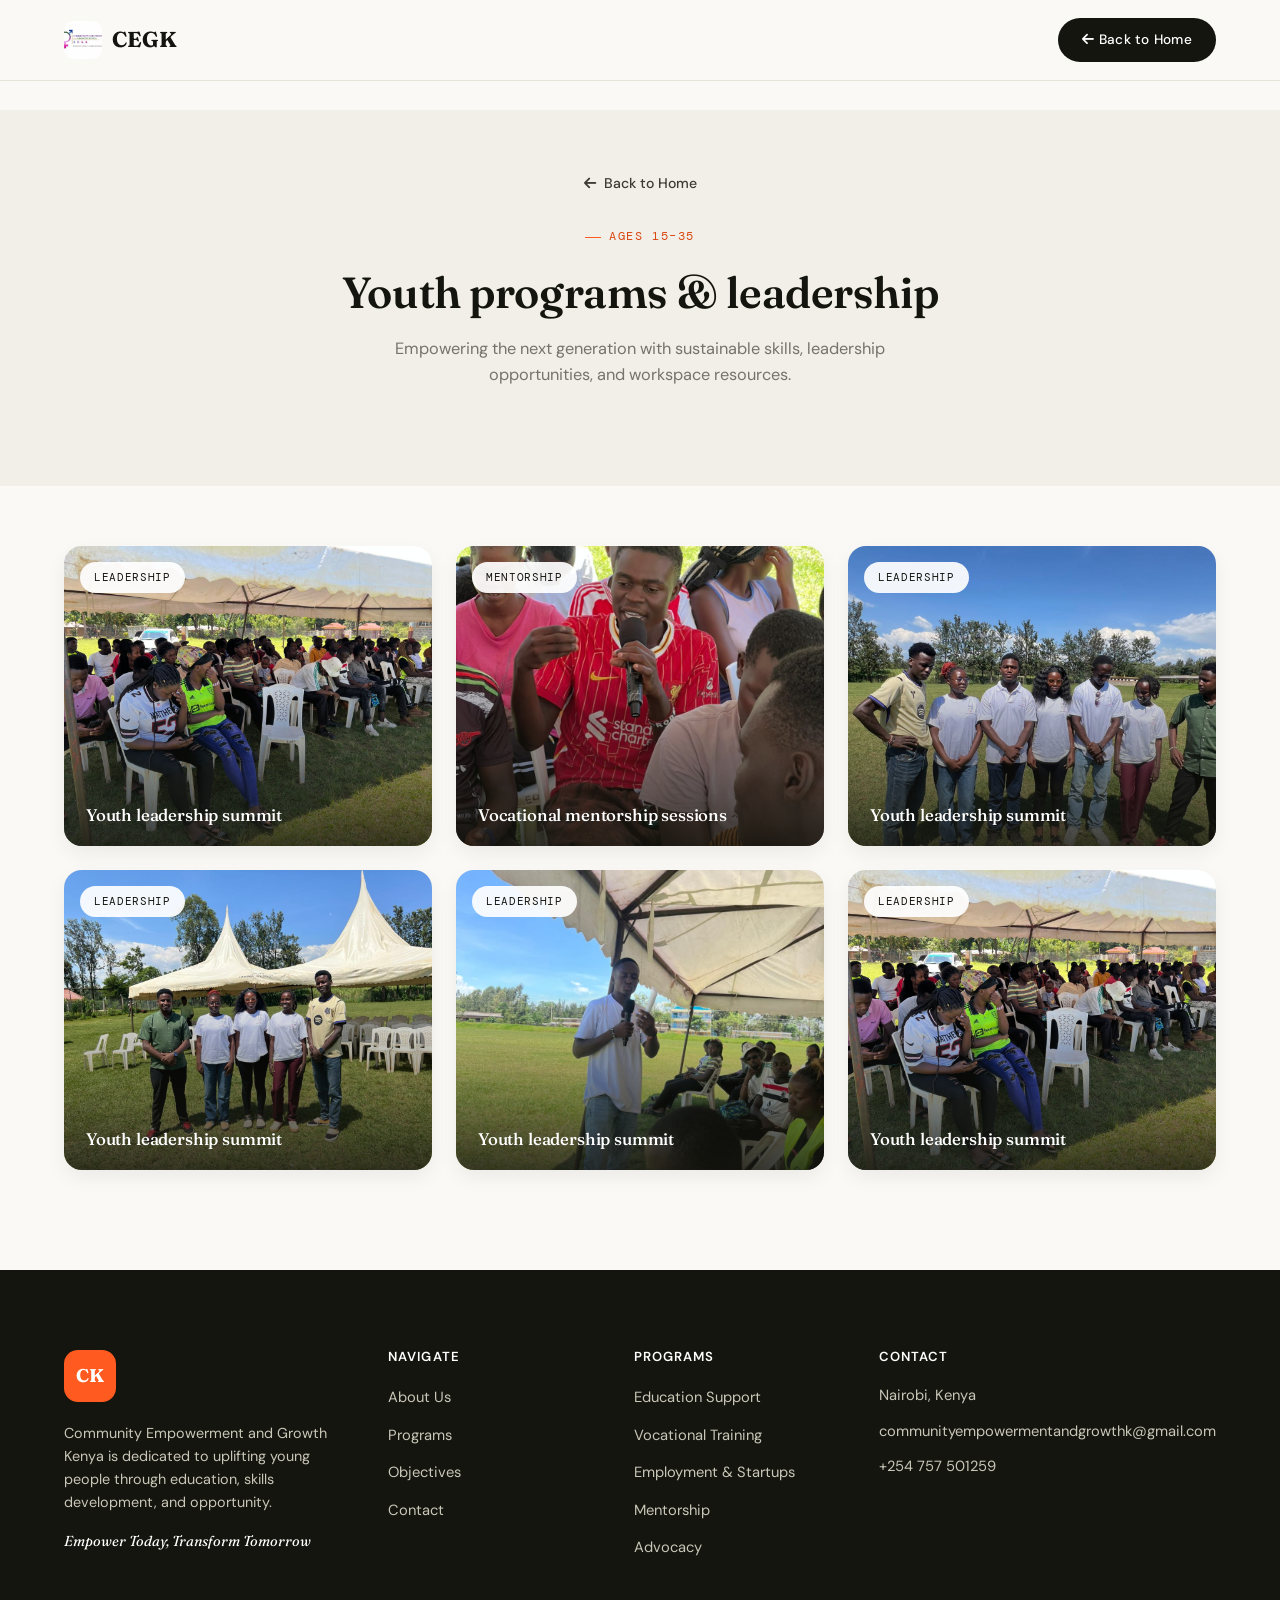
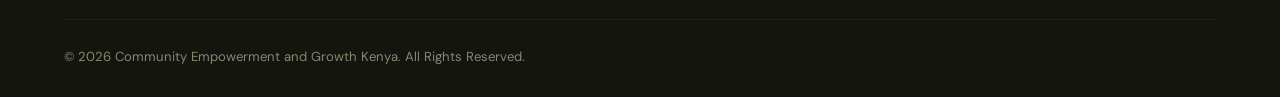
<file: youth.html>
<!DOCTYPE html>
<html lang="en">
<head>
<meta charset="UTF-8">
<meta name="viewport" content="width=device-width, initial-scale=1.0">
<title>Youth Programs Gallery — CEGK</title>
<link rel="icon" type="image/jpeg" href="logo.jpeg">
<link rel="preconnect" href="https://fonts.googleapis.com">
<link href="https://fonts.googleapis.com/css2?family=Fraunces:ital,opsz,wght@0,9..144,500;0,9..144,600;0,9..144,700&family=DM+Sans:wght@400;500;700&family=DM+Mono:wght@400;500&display=swap" rel="stylesheet">
<link rel="stylesheet" href="style.css">
<link rel="stylesheet" href="https://cdnjs.cloudflare.com/ajax/libs/font-awesome/6.0.0/css/all.min.css">
</head>
<body class="gallery-page">

<nav>
  <div class="nav-container">
    <a class="nav-brand" href="index.html">
      <img src="logo.jpeg" alt="CEGK Logo" class="logo-img">
      <span>CEGK</span>
    </a>
    <div class="nav-menu">
      <a class="nav-cta" href="index.html#beneficiaries"><i class="fas fa-arrow-left"></i> Back to Home</a>
    </div>
  </div>
</nav>

<section class="gallery-hero">
  <a href="index.html#beneficiaries" class="back-link"><i class="fas fa-arrow-left"></i> Back to Home</a>
  <div class="section-header centered">
    <div class="eyebrow">Ages 15–35</div>
    <h2 class="section-title">Youth programs &amp; leadership</h2>
    <p class="section-sub">Empowering the next generation with sustainable skills, leadership opportunities, and workspace resources.</p>
  </div>
</section>

<section class="gallery-section">
  <div class="gallery-grid">
    <div class="gallery-item">
      <span class="gallery-tag">Leadership</span>
      <img src="youth.jpeg" alt="Youth leadership summit">
      <div class="gallery-caption"><h4>Youth leadership summit</h4></div>
    </div>
    <div class="gallery-item">
      <span class="gallery-tag">Mentorship</span>
      <img src="mic.jpeg" alt="Vocational mentorship sessions">
      <div class="gallery-caption"><h4>Vocational mentorship sessions</h4></div>
    </div>
    <div class="gallery-item">
      <span class="gallery-tag">Leadership</span>
      <img src="youth2.jpeg" alt="Youth leadership summit">
      <div class="gallery-caption"><h4>Youth leadership summit</h4></div>
    </div>
    <div class="gallery-item">
      <span class="gallery-tag">Leadership</span>
      <img src="youth3.jpeg" alt="Youth leadership summit">
      <div class="gallery-caption"><h4>Youth leadership summit</h4></div>
    </div>
    <div class="gallery-item">
      <span class="gallery-tag">Leadership</span>
      <img src="youth4.jpeg" alt="Youth leadership summit">
      <div class="gallery-caption"><h4>Youth leadership summit</h4></div>
    </div>
    <div class="gallery-item">
      <span class="gallery-tag">Leadership</span>
      <img src="youth5.jpeg" alt="Youth leadership summit">
      <div class="gallery-caption"><h4>Youth leadership summit</h4></div>
    </div>
  </div>
</section>

<footer>
  <div class="footer-grid">
    <div class="footer-brand">
      <div class="monogram-lg">CK</div>
      <p>Community Empowerment and Growth Kenya is dedicated to uplifting young people through education, skills development, and opportunity.</p>
      <p class="footer-motto">Empower Today, Transform Tomorrow</p>
    </div>
    <div class="footer-col">
      <h4>Navigate</h4>
      <ul>
        <li><a href="#about">About Us</a></li>
        <li><a href="#programs">Programs</a></li>
        <li><a href="#impact">Objectives</a></li>
        <li><a href="#contact">Contact</a></li>
      </ul>
    </div>
    <div class="footer-col">
      <h4>Programs</h4>
      <ul>
        <li><a href="#programs">Education Support</a></li>
        <li><a href="#programs">Vocational Training</a></li>
        <li><a href="#programs">Employment &amp; Startups</a></li>
        <li><a href="#programs">Mentorship</a></li>
        <li><a href="#programs">Advocacy</a></li>
      </ul>
    </div>
    <div class="footer-col">
      <h4>Contact</h4>
      <p class="contact-detail">Nairobi, Kenya</p>
      <p class="contact-detail">communityempowermentandgrowthk@gmail.com</p>
      <p class="contact-detail">+254 757 501259</p>
    </div>
  </div>
  <div class="footer-bottom">
    <p>© 2026 Community Empowerment and Growth Kenya. All Rights Reserved.</p>
  </div>
</footer>

<script src="script.js"></script>
</body>
</html>
</file>
<file: style.css>
:root{
  --ink:#15150f;
  --ink-soft:#3c3b31;
  --muted:#75736a;
  --bg:#faf9f5;
  --bg-shade:#f1efe7;
  --white:#ffffff;
  --line:#e6e3d8;
  --orange:#ff5a1f;
  --orange-deep:#d9440f;
  --orange-tint:#ffe6d9;
  --dark:#15150f;
  --dark-soft:#22221a;
  --radius-lg:28px;
  --radius-md:18px;
  --radius-sm:10px;
  --shadow:0 20px 50px rgba(21,21,15,0.08);
  --shadow-sm:0 8px 20px rgba(21,21,15,0.06);
  --display:'Fraunces',serif;
  --body:'DM Sans',sans-serif;
  --mono:'DM Mono',monospace;
}

*{box-sizing:border-box;margin:0;padding:0;}

html{scroll-behavior:smooth;}

body{
  font-family:var(--body);
  color:var(--ink);
  background:var(--bg);
  line-height:1.6;
  font-weight:400;
  -webkit-font-smoothing:antialiased;
  overflow-x:hidden;
}

img{max-width:100%;display:block;}

a{color:inherit;text-decoration:none;}

ul{list-style:none;}

button{font-family:inherit;cursor:pointer;border:none;background:none;}

h1,h2,h3,h4{font-family:var(--display);color:var(--ink);font-weight:600;line-height:1.08;letter-spacing:-0.01em;}

::selection{background:var(--orange);color:var(--white);}

:focus-visible{outline:2px solid var(--orange);outline-offset:3px;}

.eyebrow{
  display:inline-flex;
  align-items:center;
  gap:8px;
  font-family:var(--mono);
  font-size:0.72rem;
  letter-spacing:0.14em;
  text-transform:uppercase;
  color:var(--orange-deep);
  margin-bottom:16px;
}

.eyebrow::before{
  content:'';
  width:16px;
  height:1px;
  background:var(--orange);
}

.section-title{
  font-size:clamp(1.9rem,3.4vw,2.9rem);
  max-width:720px;
}

.section-header{
  display:flex;
  flex-direction:column;
  gap:6px;
  margin-bottom:48px;
}

.section-header.centered{
  align-items:center;
  text-align:center;
  margin-left:auto;
  margin-right:auto;
}

.section-sub{
  color:var(--muted);
  font-size:1.02rem;
  max-width:560px;
  margin-top:14px;
}

.btn{
  display:inline-flex;
  align-items:center;
  justify-content:center;
  gap:10px;
  padding:15px 28px;
  border-radius:100px;
  font-size:0.92rem;
  font-weight:500;
  transition:all 0.25s ease;
  white-space:nowrap;
}

.btn-primary{
  background:var(--ink);
  color:var(--white);
}

.btn-primary:hover{
  background:var(--orange-deep);
  transform:translateY(-2px);
}

.btn-outline{
  background:transparent;
  color:var(--ink);
  border:1.5px solid var(--line);
}

.btn-outline:hover{
  border-color:var(--ink);
  transform:translateY(-2px);
}

.btn-link{
  display:inline-flex;
  align-items:center;
  gap:8px;
  font-weight:500;
  font-size:0.92rem;
  border-bottom:1.5px solid var(--ink);
  padding-bottom:2px;
}

.btn-link i{transition:transform 0.25s ease;}
.btn-link:hover i{transform:translateX(4px);}

nav{
  position:fixed;
  top:0;
  left:0;
  right:0;
  z-index:1000;
  background:rgba(250,249,245,0.85);
  backdrop-filter:blur(14px);
  border-bottom:1px solid var(--line);
  transition:transform 0.3s ease;
}

nav.nav-hidden{transform:translateY(-100%);}

.nav-container{
  max-width:1320px;
  margin:0 auto;
  padding:18px 5%;
  display:flex;
  align-items:center;
  justify-content:space-between;
}

.nav-brand{
  display:flex;
  align-items:center;
  gap:10px;
  font-family:var(--display);
  font-weight:700;
  font-size:1.35rem;
}

.logo-img{
  width:38px;
  height:38px;
  border-radius:10px;
  object-fit:cover;
}

.nav-menu{
  display:flex;
  align-items:center;
  gap:36px;
}

.nav-links{
  display:flex;
  gap:32px;
}

.nav-links a{
  font-size:0.93rem;
  font-weight:500;
  color:var(--ink-soft);
  position:relative;
}

.nav-links a::after{
  content:'';
  position:absolute;
  left:0;
  bottom:-4px;
  width:0;
  height:1.5px;
  background:var(--orange);
  transition:width 0.25s ease;
}

.nav-links a:hover{color:var(--ink);}
.nav-links a:hover::after{width:100%;}

.nav-cta{
  background:var(--ink);
  color:var(--white);
  padding:11px 24px;
  border-radius:100px;
  font-size:0.85rem;
  font-weight:500;
  letter-spacing:0.02em;
}

.nav-cta:hover{background:var(--orange-deep);}

.hamburger{
  display:none;
  flex-direction:column;
  gap:5px;
  cursor:pointer;
  z-index:1200;
}

.hamburger span{
  width:24px;
  height:2px;
  background:var(--ink);
  transition:all 0.3s ease;
}

.hamburger.open span:nth-child(1){transform:translateY(7px) rotate(45deg);}
.hamburger.open span:nth-child(2){opacity:0;}
.hamburger.open span:nth-child(3){transform:translateY(-7px) rotate(-45deg);}

.hero{
  position:relative;
  padding:150px 5% 90px;
  background:radial-gradient(circle at 82% 18%,var(--bg-shade),var(--bg) 55%);
  overflow:hidden;
}

.hero-noise{
  position:absolute;
  inset:0;
  background-image:radial-gradient(var(--line) 1px,transparent 1px);
  background-size:26px 26px;
  opacity:0.35;
  mask-image:linear-gradient(to bottom,black,transparent 70%);
  pointer-events:none;
}

.hero-container{
  position:relative;
  max-width:1320px;
  margin:0 auto;
  display:grid;
  grid-template-columns:0.85fr 1.15fr;
  gap:60px;
  align-items:center;
}

.hero-copy{
  display:flex;
  flex-direction:column;
  gap:26px;
}

.hero-title{
  font-size:clamp(2.7rem,5.6vw,4.6rem);
  font-weight:600;
  letter-spacing:-0.02em;
}

.hero-title em{
  font-style:italic;
  color:var(--orange-deep);
  font-weight:500;
}

.hero-sub{
  font-size:1.12rem;
  color:var(--ink-soft);
  max-width:460px;
}

.hero-actions{
  display:flex;
  align-items:center;
  gap:26px;
  flex-wrap:wrap;
}

.hero-stats{
  display:flex;
  gap:28px;
  padding-top:14px;
  border-top:1px solid var(--line);
  margin-top:8px;
}

.hero-stat b{
  display:block;
  font-family:var(--display);
  font-size:1.5rem;
  color:var(--ink);
}

.hero-stat span{
  font-size:0.78rem;
  color:var(--muted);
  letter-spacing:0.03em;
}

.hero-visual{
  position:relative;
  border-radius:var(--radius-lg);
  overflow:hidden;
  aspect-ratio:6/5;
  background:var(--bg-shade);
  box-shadow:var(--shadow);
}

.hero-visual img{
  width:100%;
  height:100%;
  object-fit:cover;
  object-position:center;
}

.badge-card{
  position:absolute;
  background:rgba(255,255,255,0.92);
  backdrop-filter:blur(10px);
  border-radius:16px;
  padding:12px 16px;
  box-shadow:var(--shadow-sm);
  display:flex;
  align-items:center;
  gap:10px;
  font-size:0.82rem;
  font-weight:500;
}

.badge-card i{
  width:22px;
  height:22px;
  border-radius:50%;
  background:var(--orange);
  color:var(--white);
  display:flex;
  align-items:center;
  justify-content:center;
  font-size:0.68rem;
}

.badge-top{top:10%;left:6%;}
.badge-mid{top:28%;left:3%;}
.badge-right{top:48%;right:4%;}

.badge-stat{
  position:absolute;
  top:8%;
  right:8%;
  background:rgba(255,255,255,0.94);
  backdrop-filter:blur(10px);
  border-radius:18px;
  padding:18px 20px;
  box-shadow:var(--shadow-sm);
  min-width:150px;
}

.badge-stat span{
  display:block;
  font-family:var(--mono);
  font-size:0.66rem;
  letter-spacing:0.1em;
  text-transform:uppercase;
  color:var(--muted);
  margin-bottom:6px;
}

.badge-stat b{
  font-family:var(--display);
  font-size:1.9rem;
  display:block;
}

.badge-stat p{
  font-size:0.78rem;
  color:var(--ink-soft);
  margin-top:4px;
}

.badge-play{
  position:absolute;
  bottom:14%;
  left:38%;
  width:56px;
  height:56px;
  border-radius:50%;
  background:var(--white);
  display:flex;
  align-items:center;
  justify-content:center;
  box-shadow:var(--shadow-sm);
  color:var(--ink);
  font-size:0.9rem;
}

.badge-bottom{
  position:absolute;
  bottom:6%;
  right:6%;
  background:rgba(255,255,255,0.95);
  backdrop-filter:blur(10px);
  border-radius:18px;
  padding:14px;
  display:flex;
  align-items:center;
  gap:12px;
  box-shadow:var(--shadow-sm);
  max-width:230px;
}

.badge-bottom .thumb{
  width:52px;
  height:52px;
  border-radius:12px;
  object-fit:cover;
  background:var(--bg-shade);
}

.badge-bottom h5{
  font-size:0.82rem;
  font-weight:600;
  margin-bottom:2px;
}

.badge-bottom span{
  font-size:0.72rem;
  color:var(--muted);
}

.ticker{
  background:var(--ink);
  padding:16px 0;
  overflow:hidden;
  border-top:1px solid var(--dark-soft);
  border-bottom:1px solid var(--dark-soft);
}

.ticker-items{
  display:flex;
  gap:48px;
  white-space:nowrap;
  animation:scroll-ticker 32s linear infinite;
  width:max-content;
}

.ticker-items span{
  font-family:var(--mono);
  font-size:0.82rem;
  letter-spacing:0.06em;
  text-transform:uppercase;
  color:var(--white);
  display:flex;
  align-items:center;
  gap:48px;
}

.ticker-items span::after{
  content:'✦';
  color:var(--orange);
  font-size:0.7rem;
}

@keyframes scroll-ticker{
  from{transform:translateX(0);}
  to{transform:translateX(-50%);}
}

section{padding:110px 5%;}

#about{background:var(--white);}

.about-grid{
  max-width:1320px;
  margin:0 auto;
  display:grid;
  grid-template-columns:0.85fr 1.15fr;
  gap:64px;
  align-items:center;
}

.about-visual{
  position:relative;
  background:linear-gradient(165deg,rgba(21,21,15,0.78),rgba(21,21,15,0.4)),url('mountain.jpg') center/cover no-repeat;
  border-radius:var(--radius-lg);
  padding:44px;
  min-height:360px;
  display:flex;
  align-items:center;
  overflow:hidden;
}

.about-quote{
  position:relative;
  font-family:var(--display);
  font-style:italic;
  font-weight:500;
  font-size:1.5rem;
  line-height:1.45;
  color:var(--white);
}

.about-quote::before{
  content:'“';
  display:block;
  font-family:var(--display);
  font-size:3.5rem;
  color:var(--orange);
  line-height:0.5;
  margin-bottom:18px;
  font-style:normal;
}

.about-text-panel p{
  color:var(--ink-soft);
  font-size:1.04rem;
  margin-bottom:20px;
}

.values-row{
  display:flex;
  flex-wrap:wrap;
  gap:10px;
  margin-top:28px;
}

.value-pill{
  padding:9px 18px;
  border-radius:100px;
  border:1px solid var(--line);
  font-size:0.82rem;
  font-weight:500;
  color:var(--ink-soft);
}

.vm-section{
  background:radial-gradient(circle at 15% 0%,#2b2919,#18170f 60%);
  color:var(--white);
}

.vm-section .eyebrow{color:var(--orange);}

.vm-grid{
  max-width:1320px;
  margin:44px auto 0;
  display:grid;
  grid-template-columns:1fr 1fr;
  gap:28px;
}

.vm-card{
  background:#242217;
  border:1px solid rgba(255,255,255,0.08);
  border-radius:var(--radius-lg);
  padding:52px;
  display:flex;
  flex-direction:column;
  gap:22px;
  transition:all 0.3s ease;
}

.vm-card:hover{
  border-color:var(--orange);
  transform:translateY(-6px);
  box-shadow:0 24px 50px rgba(0,0,0,0.35);
}

.vm-icon{
  width:46px;
  height:46px;
  border-radius:12px;
  background:var(--orange);
  display:flex;
  align-items:center;
  justify-content:center;
  font-size:1.1rem;
}

.vm-tag{
  font-family:var(--mono);
  font-size:0.75rem;
  letter-spacing:0.1em;
  text-transform:uppercase;
  color:#a8a692;
}

.vm-card h3{
  font-size:1.5rem;
  font-weight:500;
  color:var(--white);
  line-height:1.4;
}

.objectives-section{background:var(--bg);}

.obj-grid{
  max-width:1320px;
  margin:0 auto;
  display:grid;
  grid-template-columns:repeat(5,1fr);
  gap:18px;
}

.obj-card{
  background:var(--white);
  border:1px solid var(--line);
  border-radius:var(--radius-md);
  padding:30px 22px;
  transition:all 0.3s ease;
  opacity:0;
  transform:translateY(16px);
}

.obj-card.in-view{opacity:1;transform:translateY(0);}

.obj-card:hover{
  border-color:var(--orange);
  transform:translateY(-6px);
  box-shadow:var(--shadow-sm);
}

.obj-icon{
  width:44px;
  height:44px;
  border-radius:12px;
  background:var(--orange-tint);
  color:var(--orange-deep);
  display:flex;
  align-items:center;
  justify-content:center;
  font-size:1.2rem;
  margin-bottom:18px;
}

.obj-card p{font-size:0.94rem;color:var(--ink-soft);}

.programs-section{background:var(--white);}

.programs-grid{
  max-width:1320px;
  margin:0 auto;
  display:grid;
  grid-template-columns:repeat(3,1fr);
  gap:24px;
}

.prog-card{
  background:var(--bg);
  border-radius:var(--radius-md);
  padding:36px;
  transition:all 0.3s ease;
}

.prog-card:hover{background:var(--dark);}

.prog-card:hover h3,.prog-card:hover li{color:var(--white);}
.prog-card:hover li::before{background:var(--orange);}

.prog-card-num{
  font-family:var(--mono);
  font-size:0.78rem;
  color:var(--orange-deep);
  letter-spacing:0.08em;
}

.prog-card h3{
  font-size:1.25rem;
  margin:18px 0 16px;
  transition:color 0.3s ease;
}

.prog-card ul li{
  font-size:0.92rem;
  color:var(--ink-soft);
  padding-left:18px;
  position:relative;
  margin-bottom:10px;
  transition:color 0.3s ease;
}

.prog-card ul li::before{
  content:'';
  position:absolute;
  left:0;
  top:9px;
  width:7px;
  height:7px;
  border-radius:50%;
  background:var(--orange-deep);
  transition:background 0.3s ease;
}

.beneficiaries-section{background:var(--bg-shade);}

.bene-hint{
  display:flex;
  align-items:center;
  justify-content:center;
  gap:10px;
  margin:-18px auto 40px;
  font-family:var(--mono);
  font-size:0.78rem;
  letter-spacing:0.05em;
  text-transform:uppercase;
  color:var(--muted);
}

.bene-hint i{
  color:var(--orange);
  animation:bene-point 1.6s ease-in-out infinite;
}

@keyframes bene-point{
  0%,100%{transform:translateX(0);}
  50%{transform:translateX(5px);}
}

.bene-grid{
  max-width:1320px;
  margin:0 auto;
  display:grid;
  grid-template-columns:repeat(4,1fr);
  gap:20px;
}

.bene-card{
  position:relative;
  border-radius:var(--radius-md);
  height:340px;
  overflow:hidden;
  background:var(--dark);
  display:flex;
  align-items:flex-end;
  padding:26px;
  transition:transform 0.35s ease;
}

.bene-card:hover{transform:translateY(-8px);}

.bene-card img{
  position:absolute;
  inset:0;
  width:100%;
  height:100%;
  object-fit:cover;
  transition:transform 0.5s ease;
}

.bene-card:hover img{transform:scale(1.06);}

.bene-card::before{
  content:'';
  position:absolute;
  inset:0;
  background:linear-gradient(0deg,rgba(21,21,15,0.88) 0%,rgba(21,21,15,0.25) 55%,rgba(21,21,15,0.15) 100%),linear-gradient(200deg,rgba(255,90,31,0.4),transparent 60%);
}

.bene-card-content{position:relative;z-index:2;}

.bene-card h3{
  color:var(--white);
  font-size:1.5rem;
  margin-bottom:6px;
}

.bene-card p{
  color:#c9c7b8;
  font-size:0.88rem;
}

.bene-arrow{
  position:absolute;
  top:22px;
  right:22px;
  width:38px;
  height:38px;
  border-radius:50%;
  background:rgba(255,255,255,0.12);
  display:flex;
  align-items:center;
  justify-content:center;
  color:var(--white);
  z-index:2;
  transition:all 0.3s ease;
}

.bene-card:hover .bene-arrow{
  background:var(--orange);
  transform:rotate(45deg);
}

.approach-section{background:var(--white);}

.approach-inner{
  max-width:1320px;
  margin:0 auto;
  display:grid;
  grid-template-columns:1fr 0.9fr;
  gap:64px;
  align-items:center;
}

.approach-text p{
  color:var(--ink-soft);
  font-size:1.05rem;
  margin-top:18px;
}

.collab-list{display:flex;flex-direction:column;gap:2px;}

.collab-item{
  padding:20px 24px;
  background:var(--bg);
  border-radius:var(--radius-sm);
  font-weight:500;
  font-size:0.98rem;
  display:flex;
  align-items:center;
  justify-content:space-between;
  transition:all 0.25s ease;
}

.collab-item:hover{
  background:var(--dark);
  color:var(--white);
  padding-left:32px;
}

.collab-item::after{
  content:'↗';
  color:var(--orange);
}

.merchandise-section{background:var(--bg-shade);}

.merchandise-content{
  max-width:1320px;
  margin:0 auto;
  display:grid;
  grid-template-columns:1.1fr 0.9fr;
  gap:48px;
  align-items:start;
}

.product-card{
  background:var(--white);
  border-radius:var(--radius-lg);
  padding:24px;
  box-shadow:var(--shadow);
  display:grid;
  grid-template-columns:1fr 1fr;
  gap:32px;
  align-items:center;
}

.product-image-container{
  position:relative;
  border-radius:var(--radius-md);
  overflow:hidden;
  aspect-ratio:1/1;
  background:linear-gradient(150deg,var(--orange),var(--orange-deep));
}

.product-image{width:100%;height:100%;object-fit:cover;}

.image-label{
  position:absolute;
  bottom:14px;
  left:14px;
  background:rgba(255,255,255,0.9);
  padding:8px 14px;
  border-radius:100px;
  font-size:0.72rem;
  font-weight:500;
}

.product-title{font-size:1.5rem;margin-bottom:12px;}

.product-description{color:var(--ink-soft);font-size:0.95rem;margin-bottom:22px;}

.product-features{display:flex;flex-direction:column;gap:12px;margin-bottom:26px;}

.feature-item{display:flex;align-items:center;gap:10px;font-size:0.9rem;}

.feature-item i{color:var(--orange-deep);}

.pricing-section{
  display:flex;
  align-items:baseline;
  gap:12px;
  padding-top:18px;
  border-top:1px solid var(--line);
  margin-bottom:22px;
}

.price{
  font-family:var(--display);
  font-size:2rem;
  font-weight:600;
}

.shipping-info{color:var(--muted);font-size:0.82rem;}

.order-btn{
  display:inline-flex;
  align-items:center;
  justify-content:center;
  gap:10px;
  background:var(--ink);
  color:var(--white);
  padding:16px;
  border-radius:100px;
  font-weight:500;
  width:100%;
  transition:all 0.25s ease;
}

.order-btn:hover{background:var(--orange-deep);}

.support-text{
  text-align:center;
  color:var(--muted);
  font-size:0.78rem;
  margin-top:14px;
}

.ordering-info{
  background:var(--white);
  border-radius:var(--radius-lg);
  padding:36px;
  box-shadow:var(--shadow-sm);
}

.ordering-title{font-size:1.2rem;margin-bottom:26px;}

.ordering-steps{display:flex;flex-direction:column;gap:24px;}

.step{display:flex;gap:16px;}

.step-number{
  width:32px;
  height:32px;
  border-radius:50%;
  background:var(--orange-tint);
  color:var(--orange-deep);
  display:flex;
  align-items:center;
  justify-content:center;
  font-weight:600;
  font-size:0.85rem;
  flex-shrink:0;
}

.step-content h4{font-size:0.98rem;margin-bottom:4px;}
.step-content p{font-size:0.86rem;color:var(--muted);}

.contact-section{background:var(--dark);color:var(--white);}

.contact-section .eyebrow{color:var(--orange);}

.contact-grid{
  max-width:1320px;
  margin:0 auto;
  display:grid;
  grid-template-columns:0.9fr 1.1fr;
  gap:64px;
}

.contact-info-side h3{
  color:var(--white);
  font-size:1.7rem;
  margin-bottom:16px;
}

.contact-info-side>p{color:#c9c7b8;font-size:1.02rem;margin-bottom:36px;}

.impact-goals h4{
  font-family:var(--mono);
  font-size:0.75rem;
  letter-spacing:0.1em;
  text-transform:uppercase;
  color:#a8a692;
  margin-bottom:18px;
}

.impact-item{
  padding:16px 0;
  border-top:1px solid var(--dark-soft);
  color:#e5e3d8;
  font-size:0.94rem;
  display:flex;
  align-items:center;
  gap:12px;
}

.impact-item::before{
  content:'✓';
  color:var(--orange);
  font-weight:700;
}

.form-side{
  background:var(--white);
  border-radius:var(--radius-lg);
  padding:40px;
}

.form-row{display:grid;grid-template-columns:1fr 1fr;gap:16px;}

.field-group{margin-bottom:18px;}

.field-group label{
  display:block;
  font-size:0.78rem;
  font-weight:500;
  color:var(--ink-soft);
  margin-bottom:8px;
  letter-spacing:0.02em;
}

.field-group input,.field-group select,.field-group textarea{
  width:100%;
  padding:14px 16px;
  border-radius:var(--radius-sm);
  border:1.5px solid var(--line);
  background:var(--bg);
  font-family:var(--body);
  font-size:0.94rem;
  color:var(--ink);
  transition:border-color 0.25s ease;
}

.field-group textarea{min-height:110px;resize:vertical;}

.field-group input:focus,.field-group select:focus,.field-group textarea:focus{
  border-color:var(--orange);
  outline:none;
  background:var(--white);
}

.submit-btn{
  width:100%;
  background:var(--ink);
  color:var(--white);
  padding:16px;
  border-radius:100px;
  font-weight:500;
  font-size:0.95rem;
  transition:all 0.25s ease;
}

.submit-btn:hover{background:var(--orange-deep);}

.submit-btn:disabled{opacity:0.6;cursor:not-allowed;}

.form-status{
  margin-top:14px;
  font-size:0.85rem;
  font-weight:500;
  display:none;
}

.form-status.show{display:block;}

.form-status.success{color:#1f8a4c;}
.form-status.error{color:#d9440f;}

.comment-section{background:var(--bg);}

.comment-subtitle{
  color:var(--muted);
  max-width:600px;
  margin:14px auto 0;
  line-height:1.6;
  text-align:center;
}

.comment-main-layout{
  max-width:1100px;
  margin:44px auto 0;
  display:grid;
  grid-template-columns:1fr 1fr;
  gap:40px;
}

.comment-form-container{
  background:var(--white);
  border-radius:var(--radius-lg);
  padding:36px;
  box-shadow:var(--shadow-sm);
}

.comment-form-row{display:grid;grid-template-columns:1fr 1fr;gap:16px;}

.comment-footer{
  display:flex;
  flex-direction:column;
  gap:16px;
  align-items:flex-start;
  margin-top:6px;
}

.privacy-note{
  font-size:0.78rem;
  color:var(--muted);
  display:flex;
  align-items:center;
  gap:8px;
}

.comment-btn{
  background:var(--ink);
  color:var(--white);
  padding:14px 26px;
  border-radius:100px;
  font-weight:500;
  font-size:0.9rem;
  display:flex;
  align-items:center;
  gap:10px;
  transition:all 0.25s ease;
}

.comment-btn:hover{background:var(--orange-deep);}

.recent-comments-list{
  display:flex;
  flex-direction:column;
  gap:16px;
  max-height:520px;
  overflow-y:auto;
  padding-right:4px;
}

.comment-card{
  background:var(--white);
  border-radius:var(--radius-md);
  padding:24px;
  border:1px solid var(--line);
}

.comment-card-head{
  display:flex;
  align-items:center;
  justify-content:space-between;
  margin-bottom:10px;
}

.comment-author{
  font-weight:600;
  font-size:0.92rem;
  display:flex;
  align-items:center;
  gap:8px;
}

.comment-author i{color:var(--orange-deep);font-size:0.8rem;}

.comment-time{font-size:0.74rem;color:var(--muted);}

.comment-text{font-size:0.92rem;color:var(--ink-soft);}

.comment-empty{
  text-align:center;
  padding:60px 20px;
  color:var(--muted);
  font-size:0.9rem;
  border:1.5px dashed var(--line);
  border-radius:var(--radius-md);
}

footer{background:var(--dark);color:#c9c7b8;padding:80px 5% 30px;}

.footer-grid{
  max-width:1320px;
  margin:0 auto;
  display:grid;
  grid-template-columns:1.4fr 1fr 1fr 1fr;
  gap:48px;
  padding-bottom:50px;
  border-bottom:1px solid var(--dark-soft);
}

.monogram-lg{
  width:52px;
  height:52px;
  border-radius:14px;
  background:var(--orange);
  color:var(--white);
  display:flex;
  align-items:center;
  justify-content:center;
  font-family:var(--display);
  font-weight:700;
  font-size:1.15rem;
  margin-bottom:20px;
}

.footer-brand p{font-size:0.9rem;max-width:280px;margin-bottom:16px;}

.footer-motto{
  font-family:var(--display);
  font-style:italic;
  color:var(--white);
  font-size:1.05rem;
}

.footer-col h4{
  color:var(--white);
  font-family:var(--body);
  font-size:0.82rem;
  letter-spacing:0.08em;
  text-transform:uppercase;
  margin-bottom:20px;
  font-weight:600;
}

.footer-col ul{display:flex;flex-direction:column;gap:12px;}

.footer-col a{font-size:0.92rem;transition:color 0.2s ease;}
.footer-col a:hover{color:var(--orange);}

.contact-detail{font-size:0.92rem;margin-bottom:12px;}

.footer-bottom{
  max-width:1320px;
  margin:0 auto;
  padding-top:26px;
  font-size:0.82rem;
  color:#88866f;
}

.gallery-page{padding-top:110px;}

.gallery-hero{
  padding:60px 5% 50px;
  background:var(--bg-shade);
  text-align:center;
}

.values-row.centered{justify-content:center;}

.gallery-stats{
  display:flex;
  justify-content:center;
  flex-wrap:wrap;
  gap:44px;
  margin-top:34px;
  padding-top:28px;
  border-top:1px solid var(--line);
}

.gallery-stat{text-align:center;}

.gallery-stat b{
  display:block;
  font-family:var(--display);
  font-size:1.9rem;
  font-weight:600;
  color:var(--ink);
}

.gallery-stat span{
  font-size:0.78rem;
  color:var(--muted);
  letter-spacing:0.02em;
}

.back-link{
  color:var(--ink-soft);
  font-size:0.88rem;
  font-weight:500;
  display:inline-flex;
  align-items:center;
  gap:8px;
  margin-bottom:34px;
  transition:color 0.2s ease;
}

.back-link:hover{color:var(--orange-deep);}

.gallery-section{padding:60px 5% 100px;background:var(--bg);}

.gallery-grid{
  max-width:1320px;
  margin:0 auto;
  display:grid;
  grid-template-columns:repeat(auto-fill,minmax(300px,1fr));
  gap:24px;
}

.gallery-item{
  position:relative;
  border-radius:var(--radius-md);
  overflow:hidden;
  height:300px;
  background:linear-gradient(150deg,var(--bg-shade),var(--line));
  box-shadow:var(--shadow-sm);
  opacity:0;
  transform:translateY(16px);
  transition:opacity 0.5s ease,transform 0.5s ease;
}

.gallery-item.in-view{opacity:1;transform:translateY(0);}

.comment-card{opacity:0;transform:translateY(14px);transition:opacity 0.5s ease,transform 0.5s ease;}
.comment-card.in-view{opacity:1;transform:translateY(0);}

.gallery-item img{
  width:100%;
  height:100%;
  object-fit:cover;
  transition:transform 0.5s ease;
}

.gallery-item:hover img{transform:scale(1.06);}

.gallery-caption{
  position:absolute;
  inset:0;
  background:linear-gradient(transparent 40%,rgba(21,21,15,0.82));
  display:flex;
  align-items:flex-end;
  padding:22px;
}

.gallery-caption h4{
  color:var(--white);
  font-size:1.05rem;
  font-weight:500;
}

.gallery-tag{
  position:absolute;
  top:16px;
  left:16px;
  background:rgba(255,255,255,0.92);
  padding:7px 14px;
  border-radius:100px;
  font-family:var(--mono);
  font-size:0.68rem;
  letter-spacing:0.06em;
  text-transform:uppercase;
}

.order-page{padding:150px 5% 90px;background:var(--bg);min-height:100vh;}

.order-wrap{max-width:680px;margin:0 auto;}

.progress-steps{margin-bottom:56px;}

.progress-row{display:flex;align-items:center;}

.progress-step{display:flex;flex-direction:column;align-items:center;gap:10px;}

.progress-dot{
  width:34px;
  height:34px;
  border-radius:50%;
  background:var(--line);
  color:var(--muted);
  display:flex;
  align-items:center;
  justify-content:center;
  font-weight:600;
  font-size:0.85rem;
}

.progress-step.active .progress-dot{background:var(--orange);color:var(--white);}

.progress-label{font-size:0.74rem;font-weight:500;color:var(--muted);}

.progress-step.active .progress-label{color:var(--ink);}

.progress-line{flex:1;height:1.5px;background:var(--line);margin:0 12px;margin-bottom:24px;}

.order-card{
  background:var(--white);
  border:1px solid var(--line);
  border-radius:var(--radius-lg);
  box-shadow:var(--shadow);
  padding:44px;
}

.order-head{text-align:center;padding-bottom:30px;margin-bottom:36px;border-bottom:1px solid var(--line);}

.order-head h1{font-size:1.7rem;margin-bottom:10px;}

.order-head p{color:var(--muted);font-size:0.95rem;}

.form-block{margin-bottom:32px;}

.form-block-title{
  font-family:var(--mono);
  font-size:0.75rem;
  letter-spacing:0.1em;
  text-transform:uppercase;
  color:var(--orange-deep);
  display:flex;
  align-items:center;
  gap:10px;
  margin-bottom:20px;
}

.form-grid-2{display:grid;grid-template-columns:1fr 1fr;gap:16px;}

.pay-box{
  background:var(--bg);
  border:1px solid var(--line);
  border-radius:var(--radius-md);
  padding:26px;
}

.pay-head{
  display:flex;
  justify-content:space-between;
  align-items:center;
  padding-bottom:16px;
  margin-bottom:16px;
  border-bottom:1px solid var(--line);
}

.pay-head h4{font-size:1rem;display:flex;align-items:center;gap:10px;}

.pay-total{font-family:var(--display);font-size:1.3rem;font-weight:600;color:var(--orange-deep);}

.pay-step{
  display:flex;
  align-items:center;
  gap:12px;
  font-size:0.9rem;
  padding:8px 0;
}

.pay-step-num{
  width:24px;
  height:24px;
  border-radius:50%;
  background:var(--orange-tint);
  color:var(--orange-deep);
  display:flex;
  align-items:center;
  justify-content:center;
  font-size:0.75rem;
  font-weight:700;
  flex-shrink:0;
}

.pay-row{display:flex;align-items:center;justify-content:space-between;}

.copy-btn{
  font-size:0.72rem;
  background:var(--white);
  border:1px solid var(--line);
  padding:6px 12px;
  border-radius:8px;
  color:var(--ink-soft);
  display:flex;
  align-items:center;
  gap:6px;
  transition:all 0.2s ease;
}

.copy-btn:hover{background:var(--ink);color:var(--white);}

.notice-box{
  display:flex;
  gap:12px;
  background:var(--orange-tint);
  border-radius:var(--radius-sm);
  padding:16px;
  font-size:0.8rem;
  color:var(--ink-soft);
  margin:26px 0;
}

.notice-box i{color:var(--orange-deep);margin-top:2px;}

.order-actions{display:flex;gap:14px;flex-wrap:wrap;}

.order-actions .btn-primary,.order-actions .btn-outline{flex:1;}

@media(max-width:1024px){
  .hero-container,.about-grid,.approach-inner,.merchandise-content,.contact-grid,.comment-main-layout{
    grid-template-columns:1fr;
  }
  .hero-visual{max-width:480px;margin:0 auto;}
  .obj-grid{grid-template-columns:repeat(3,1fr);}
  .programs-grid{grid-template-columns:repeat(2,1fr);}
  .bene-grid{grid-template-columns:repeat(2,1fr);}
  .vm-grid{grid-template-columns:1fr;}
  .footer-grid{grid-template-columns:1fr 1fr;}
}

@media(max-width:768px){
  section{padding:80px 5%;}
  .hero{padding:120px 5% 60px;}
  .hamburger{display:flex;}
  .nav-menu{
    position:fixed;
    top:0;
    right:-100%;
    width:78%;
    max-width:320px;
    height:100vh;
    background:var(--white);
    flex-direction:column;
    align-items:flex-start;
    justify-content:center;
    gap:36px;
    padding:40px;
    transition:right 0.35s ease;
    box-shadow:-10px 0 40px rgba(0,0,0,0.08);
  }
  .nav-menu.open{right:0;}
  .nav-links{flex-direction:column;gap:22px;}
  .nav-links a{font-size:1.1rem;}
  .nav-cta{width:100%;text-align:center;}
  .hero-actions{flex-direction:column;align-items:flex-start;gap:18px;}
  .hero-stats{flex-wrap:wrap;}
  .obj-grid{grid-template-columns:1fr 1fr;}
  .programs-grid{grid-template-columns:1fr;}
  .bene-grid{grid-template-columns:1fr;}
  .form-row,.comment-form-row,.form-grid-2{grid-template-columns:1fr;}
  .product-card{grid-template-columns:1fr;}
  .footer-grid{grid-template-columns:1fr;gap:36px;}
  .vm-card{padding:36px;}
  .order-card{padding:28px;}
  .badge-stat{padding:14px 16px;min-width:120px;}
  .badge-stat b{font-size:1.4rem;}
  .comment-main-layout{gap:28px;}
}

@media(max-width:480px){
  .hero-title{font-size:2.2rem;}
  .badge-top,.badge-mid,.badge-right,.badge-bottom{display:none;}
  .badge-stat{top:6%;right:6%;}
  .gallery-grid{grid-template-columns:1fr;}
  .obj-grid{grid-template-columns:1fr;}
  .form-grid-2{grid-template-columns:1fr;}
}

@media(prefers-reduced-motion:reduce){
  *{animation:none !important;transition:none !important;}
}
</file>
